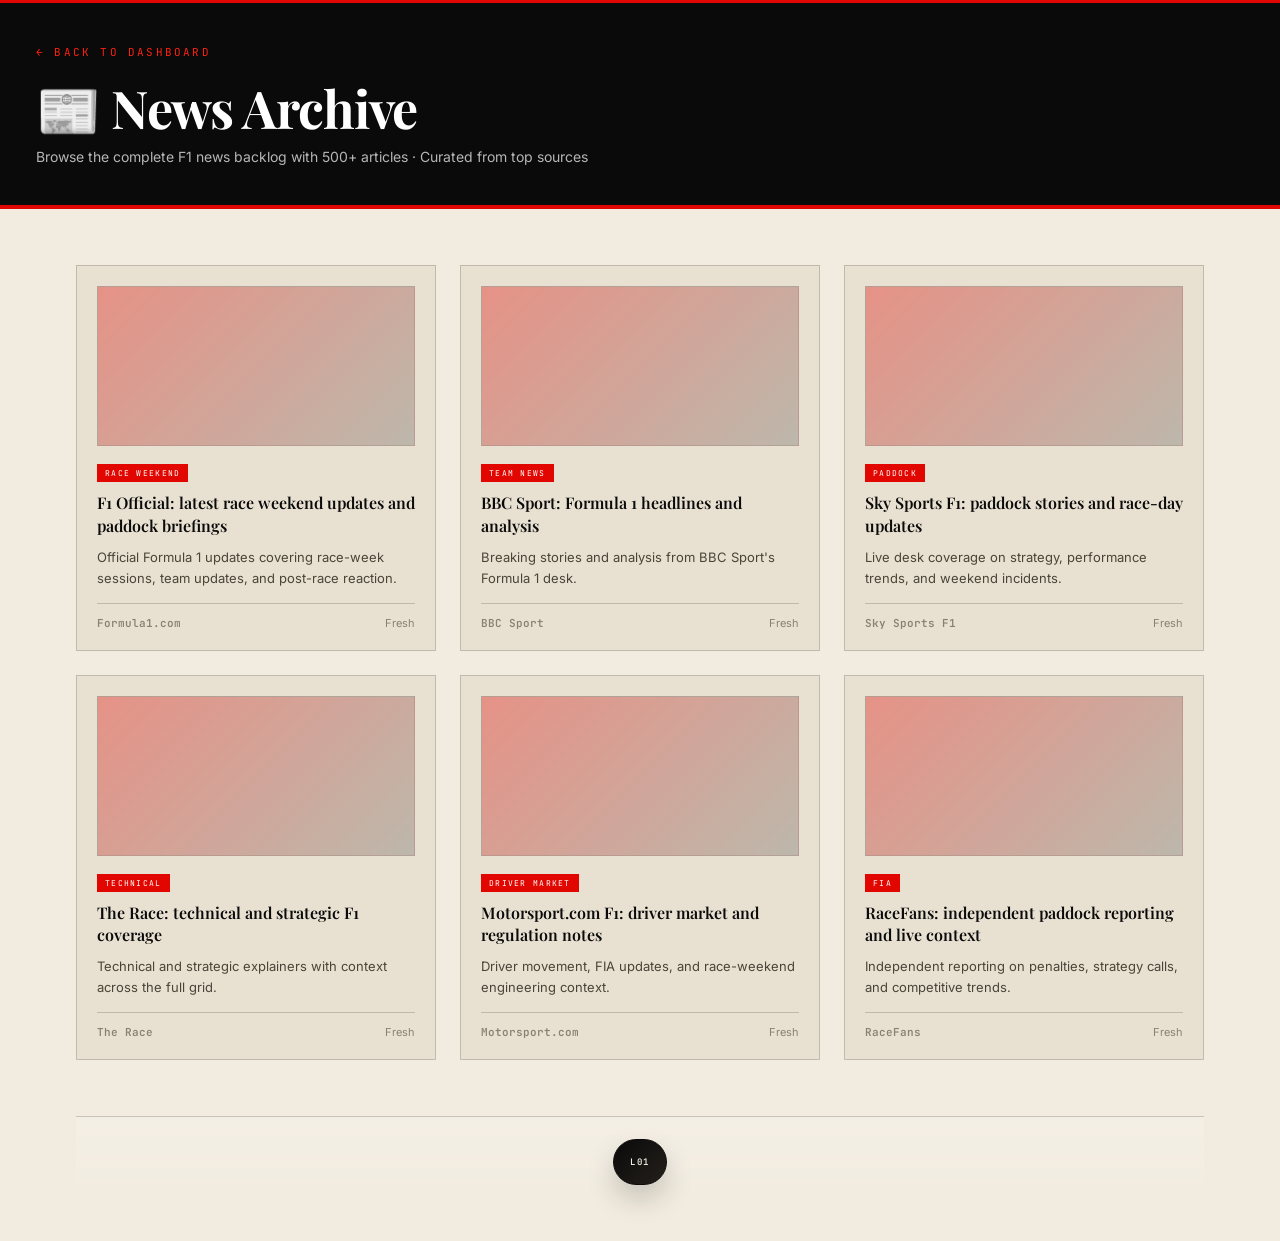
<file: archive.html>
<!DOCTYPE html>
<html lang="en">
<head>
  <meta charset="UTF-8">
  <meta name="viewport" content="width=device-width, initial-scale=1.0">
  <title>The Pit Wall · News Archive · Full 500 Articles</title>
  <meta name="description" content="Complete F1 news archive with 500+ articles and Google-style pagination." />
  <meta name="theme-color" content="#0a0a0a" />
  <link rel="preconnect" href="https://fonts.googleapis.com">
  <link rel="preconnect" href="https://fonts.gstatic.com" crossorigin>
  <link href="https://fonts.googleapis.com/css2?family=Playfair+Display:ital,wght@0,400;0,500;0,700;0,800;1,400;1,700&family=Inter:wght@300;400;500;600;700&family=JetBrains+Mono:wght@300;400;500;600;700&display=swap" rel="stylesheet">
  <style>
    :root {
      --carbon: #0a0a0a;
      --carbon-2: #131313;
      --carbon-3: #1d1d1d;
      --paper: #f2ece0;
      --paper-2: #e8e1d2;
      --paper-3: #d8d0bf;
      --ink: #0a0a0a;
      --ink-2: #4a4438;
      --ink-3: #8a8172;
      --racing: #e10600;
      --racing-hot: #ff2010;
      --rule: rgba(10,10,10,0.18);
      --gold: #d4a017;
    }

    *, *::before, *::after { box-sizing: border-box; margin: 0; padding: 0; }
    html { scroll-behavior: smooth; }
    body {
      background: var(--paper);
      color: var(--ink);
      font-family: 'Inter', sans-serif;
      font-weight: 400;
      min-height: 100vh;
      -webkit-font-smoothing: antialiased;
    }

    /* YouTube loading bar */
    .loading-bar {
      position: fixed;
      top: 0;
      left: 0;
      height: 3px;
      background: var(--racing);
      z-index: 10000;
      animation: loadingBarAnimation 3.5s ease-out forwards;
    }

    @keyframes loadingBarAnimation {
      0% { width: 0%; }
      40% { width: 60%; }
      100% { width: 100%; }
    }

    .header {
      background: var(--carbon);
      color: #fff;
      padding: 40px 36px;
      border-bottom: 4px solid var(--racing);
      animation: fadeInHeader 0.8s ease-out both;
    }

    @keyframes fadeInHeader {
      from { opacity: 0; transform: translateY(-10px); }
      to { opacity: 1; transform: translateY(0); }
    }

    .header-back {
      display: inline-block;
      margin-bottom: 20px;
      font-family: 'JetBrains Mono', monospace;
      font-size: 11px;
      letter-spacing: 0.2em;
      text-transform: uppercase;
      color: var(--racing-hot);
      text-decoration: none;
      transition: color 0.2s ease;
    }

    .header-back:hover { color: #fff; }

    .header-title {
      font-family: 'Playfair Display', serif;
      font-size: clamp(32px, 5vw, 52px);
      font-weight: 700;
      line-height: 1.1;
      letter-spacing: -0.02em;
    }

    .header-sub {
      font-size: 14px;
      color: rgba(255,255,255,0.7);
      margin-top: 12px;
    }

    .container {
      max-width: 1200px;
      margin: 0 auto;
      padding: 56px 36px;
    }

    .archive-grid {
      display: grid;
      grid-template-columns: repeat(auto-fill, minmax(320px, 1fr));
      gap: 24px;
      margin-bottom: 56px;
    }

    .archive-card {
      background: var(--paper-2);
      border: 1px solid var(--rule);
      padding: 20px;
      transition: all 0.3s ease;
      animation: slideInCard 0.5s ease-out both;
      display: block;
      color: inherit;
      text-decoration: none;
      cursor: pointer;
      position: relative;
    }

    @keyframes slideInCard {
      from { opacity: 0; transform: translateY(10px); }
      to { opacity: 1; transform: translateY(0); }
    }

    .archive-card:hover {
      transform: translateY(-4px);
      box-shadow: 0 8px 24px rgba(10,10,10,0.12);
    }

    .archive-card:focus-visible {
      outline: 2px solid var(--racing);
      outline-offset: 4px;
    }

    .archive-thumb {
      width: 100%;
      height: 160px;
      background: linear-gradient(135deg, rgba(225,6,0,0.2), rgba(10,10,10,0.1));
      border: 1px solid var(--rule);
      margin-bottom: 14px;
      overflow: hidden;
    }

    .archive-thumb img {
      width: 100%;
      height: 100%;
      object-fit: cover;
      display: block;
    }

    .archive-category {
      display: inline-block;
      font-family: 'JetBrains Mono', monospace;
      font-size: 8px;
      letter-spacing: 0.16em;
      text-transform: uppercase;
      background: var(--racing);
      color: #fff;
      padding: 4px 8px;
      margin-bottom: 10px;
    }

    .archive-title {
      font-family: 'Playfair Display', serif;
      font-size: 16px;
      font-weight: 600;
      line-height: 1.4;
      color: var(--ink);
      margin-bottom: 10px;
    }

    .archive-summary {
      font-size: 13px;
      line-height: 1.6;
      color: var(--ink-2);
      margin-bottom: 14px;
      max-height: calc(1.6em * 2);
      overflow: hidden;
    }

    .archive-meta {
      display: flex;
      justify-content: space-between;
      align-items: center;
      font-size: 11px;
      color: var(--ink-3);
      border-top: 1px solid var(--rule);
      padding-top: 12px;
    }

    .archive-source {
      font-family: 'JetBrains Mono', monospace;
      font-weight: 600;
    }

    .archive-link {
      color: var(--racing);
      text-decoration: none;
      border-bottom: 1px dashed currentColor;
      transition: color 0.2s ease;
    }

    .archive-link:hover { color: var(--racing-hot); }

    .pagination {
      display: flex;
      justify-content: center;
      align-items: center;
      gap: 10px;
      flex-wrap: wrap;
      margin-top: 56px;
      padding: 22px 18px 0;
      border-top: 1px solid var(--rule);
      background: linear-gradient(180deg, rgba(255,255,255,0.18), rgba(255,255,255,0.04));
      animation: fadeIn 0.6s ease-out both 0.3s;
    }

    @keyframes fadeIn {
      from { opacity: 0; }
      to { opacity: 1; }
    }

    .page-chip {
      display: inline-flex;
      align-items: center;
      justify-content: center;
      min-width: 46px;
      height: 46px;
      padding: 0 16px;
      font-family: 'JetBrains Mono', monospace;
      font-size: 9px;
      font-weight: 600;
      letter-spacing: 0.2em;
      text-transform: uppercase;
      border: 1px solid rgba(10,10,10,0.16);
      background: linear-gradient(180deg, rgba(255,255,255,0.86), rgba(242,236,224,0.95));
      color: var(--ink);
      cursor: pointer;
      text-decoration: none;
      border-radius: 999px;
      box-shadow: 0 8px 18px rgba(10,10,10,0.08);
      transition: transform 0.2s ease, background 0.2s ease, color 0.2s ease, border-color 0.2s ease, box-shadow 0.2s ease;
    }

    .page-chip:hover:not(.active) {
      transform: translateY(-1px);
      border-color: var(--racing);
      color: var(--racing);
      box-shadow: 0 12px 24px rgba(10,10,10,0.12);
    }

    .page-chip.active {
      background: linear-gradient(135deg, var(--ink), #24201b);
      color: var(--paper);
      border-color: var(--ink);
      box-shadow: 0 14px 28px rgba(10,10,10,0.18);
    }

    .page-chip.nav {
      background: linear-gradient(180deg, rgba(10,10,10,0.94), rgba(10,10,10,0.82));
      color: var(--paper);
      border-color: var(--ink);
      padding-inline: 18px;
      letter-spacing: 0.16em;
    }

    .page-chip.nav:hover {
      background: var(--racing);
      color: #fff;
      border-color: var(--racing);
    }

    .page-gap {
      color: var(--ink-3);
      font-family: 'JetBrains Mono', monospace;
      font-size: 12px;
      letter-spacing: 0.2em;
      padding: 0 2px;
    }

    .empty-state {
      text-align: center;
      padding: 80px 36px;
      background: linear-gradient(135deg, rgba(225,6,0,0.05), rgba(10,10,10,0.02));
      border: 2px dashed var(--rule);
      margin: 40px 0;
    }

    .empty-state-icon {
      font-size: 48px;
      margin-bottom: 16px;
    }

    .empty-state-title {
      font-family: 'Playfair Display', serif;
      font-size: 24px;
      color: var(--ink);
      margin-bottom: 8px;
    }

    .empty-state-text {
      color: var(--ink-2);
      font-size: 14px;
    }

    @media (max-width: 768px) {
      .container { padding: 32px 20px; }
      .header { padding: 28px 20px; }
      .archive-grid { grid-template-columns: 1fr; }
      .pagination { flex-wrap: wrap; }
    }
  </style>
</head>
<body>

<div class="loading-bar"></div>

<header class="header">
  <a href="index.html" class="header-back">← Back to Dashboard</a>
  <h1 class="header-title">📰 News Archive</h1>
  <p class="header-sub">Browse the complete F1 news backlog with 500+ articles · Curated from top sources</p>
</header>

<section class="container">
  <div class="archive-grid" id="archiveGrid">
    <!-- Populated by JavaScript -->
  </div>

  <div id="emptyState" style="display:none;" class="empty-state">
    <div class="empty-state-icon">📡</div>
    <h2 class="empty-state-title">Loading news archive...</h2>
    <p class="empty-state-text">Fetching articles from the latest feeds. Please check back in a moment.</p>
  </div>

  <nav class="pagination" id="pagination"></nav>
</section>

<script src="https://js.puter.com/v2/"></script>
<script>
const ARCHIVE_CACHE_KEY = 'pw-news-archive-cache';
const SHARED_CACHE_KEYS = ['pw-news-cache', 'pw-news-page-cache'];
const ARTICLES_PER_PAGE = 12;
const PROXY_URL = 'https://f1-news-worker.sar-brawlstars.workers.dev/?v=2';

const FALLBACK_ARCHIVE_ARTICLES = [
  {
    url: 'https://www.formula1.com/en/latest',
    title: 'F1 Official: latest race weekend updates and paddock briefings',
    summary: 'Official Formula 1 updates covering race-week sessions, team updates, and post-race reaction.',
    source: 'Formula1.com',
    category: 'Race Weekend',
    publishedAt: '',
    image: ''
  },
  {
    url: 'https://www.bbc.com/sport/formula1',
    title: 'BBC Sport: Formula 1 headlines and analysis',
    summary: 'Breaking stories and analysis from BBC Sport\'s Formula 1 desk.',
    source: 'BBC Sport',
    category: 'Team News',
    publishedAt: '',
    image: ''
  },
  {
    url: 'https://www.skysports.com/f1/news',
    title: 'Sky Sports F1: paddock stories and race-day updates',
    summary: 'Live desk coverage on strategy, performance trends, and weekend incidents.',
    source: 'Sky Sports F1',
    category: 'Paddock',
    publishedAt: '',
    image: ''
  },
  {
    url: 'https://www.the-race.com/formula-1/',
    title: 'The Race: technical and strategic F1 coverage',
    summary: 'Technical and strategic explainers with context across the full grid.',
    source: 'The Race',
    category: 'Technical',
    publishedAt: '',
    image: ''
  },
  {
    url: 'https://www.motorsport.com/f1/news/',
    title: 'Motorsport.com F1: driver market and regulation notes',
    summary: 'Driver movement, FIA updates, and race-weekend engineering context.',
    source: 'Motorsport.com',
    category: 'Driver Market',
    publishedAt: '',
    image: ''
  },
  {
    url: 'https://www.racefans.net/',
    title: 'RaceFans: independent paddock reporting and live context',
    summary: 'Independent reporting on penalties, strategy calls, and competitive trends.',
    source: 'RaceFans',
    category: 'FIA',
    publishedAt: '',
    image: ''
  }
];

function decodeHtmlEntities(text) {
  const textarea = document.createElement('textarea');
  textarea.innerHTML = text;
  return textarea.value;
}

function escapeHtml(value) {
  return String(value || '')
    .replace(/&/g, '&amp;')
    .replace(/</g, '&lt;')
    .replace(/>/g, '&gt;')
    .replace(/"/g, '&quot;')
    .replace(/'/g, '&#39;');
}

function normalizeArticle(raw, idx) {
  return {
    id: raw.id || `${raw.url || raw.link || '#'}|${raw.title || ''}|${idx}`,
    url: raw.url || raw.link || '#',
    title: decodeHtmlEntities(raw.title || raw.headline || ''),
    summary: decodeHtmlEntities(raw.summary || raw.description || ''),
    source: raw.source || 'F1 News',
    category: raw.category || 'Paddock',
    publishedAt: raw.publishedAt || raw.pubDate || '',
    image: raw.image || raw.thumbnail || ''
  };
}

function timeAgo(publishedAt) {
  if (!publishedAt) return 'Fresh';
  const published = new Date(publishedAt);
  if (Number.isNaN(published.getTime())) return 'Fresh';
  const minutes = Math.max(0, Math.round((Date.now() - published.getTime()) / 60000));
  if (minutes < 60) return `${minutes}m ago`;
  const hours = Math.round(minutes / 60);
  if (hours < 24) return `${hours}h ago`;
  const days = Math.round(hours / 24);
  return `${days}d ago`;
}

function extractPuterText(result) {
  if (typeof result === 'string') return result;
  if (!result || typeof result !== 'object') return '';
  return result.text || result.content || result.message || result.response || '';
}

async function rankWithPuter(items) {
  if (!window.puter || !window.puter.ai || typeof window.puter.ai.chat !== 'function') return null;

  const compact = items.slice(0, 60).map((item) => ({
    title: item.title,
    source: item.source,
    category: item.category,
    summary: item.summary,
    publishedAt: item.publishedAt,
    url: item.url
  }));

  const prompt = [
    'Rank these Formula 1 stories from most useful for a fan dashboard to least useful.',
    'Return only a JSON array of story URLs in ranked order.',
    'Prioritize official updates, race-weekend relevance, and high-quality reporting.',
    JSON.stringify(compact)
  ].join('\n\n');

  try {
    const result = await window.puter.ai.chat(prompt);
    const text = extractPuterText(result);
    const match = text.match(/\[[\s\S]*\]/);
    if (!match) return null;
    const parsed = JSON.parse(match[0]);
    if (!Array.isArray(parsed)) return null;
    return parsed.map(String).filter(Boolean);
  } catch {
    return null;
  }
}

function scoreByUrlOrder(items, orderedUrls) {
  if (!Array.isArray(orderedUrls) || !orderedUrls.length) return items;
  const lookup = new Map(orderedUrls.map((url, index) => [url, index]));
  return [...items]
    .sort((a, b) => {
      const aRank = lookup.has(a.url) ? lookup.get(a.url) : Number.MAX_SAFE_INTEGER;
      const bRank = lookup.has(b.url) ? lookup.get(b.url) : Number.MAX_SAFE_INTEGER;
      if (aRank !== bRank) return aRank - bRank;
      return (Date.parse(b.publishedAt || '') || 0) - (Date.parse(a.publishedAt || '') || 0);
    })
    .filter((item, index, all) => all.findIndex((entry) => entry.url === item.url) === index);
}

function readArchiveCache() {
  try {
    const raw = localStorage.getItem(ARCHIVE_CACHE_KEY);
    if (!raw) return { articles: [] };
    return JSON.parse(raw);
  } catch {
    return { articles: [] };
  }
}

function readSharedCache() {
  return SHARED_CACHE_KEYS.flatMap((key) => {
    try {
      const raw = localStorage.getItem(key);
      if (!raw) return [];
      const parsed = JSON.parse(raw);
      return Array.isArray(parsed?.articles) ? parsed.articles : [];
    } catch {
      return [];
    }
  });
}

function writeArchiveCache(articles) {
  try {
    localStorage.setItem(ARCHIVE_CACHE_KEY, JSON.stringify({
      storedAt: new Date().toISOString(),
      articles: articles.slice(0, 500)
    }));
  } catch {}
}

function fallbackArticles() {
  return FALLBACK_ARCHIVE_ARTICLES.map((article, idx) => normalizeArticle(article, idx));
}

async function fetchArchive() {
  const emptyState = document.getElementById('emptyState');

  try {
    let articles = [];
    let page = 1;
    let hasMore = true;

    while (articles.length < 500 && hasMore && page <= 5) {
      try {
        const response = await fetch(PROXY_URL + `&page=${page}`, { cache: 'no-store' });
        if (!response.ok) break;
        const payload = await response.json();
        const newArticles = (payload.articles || []).map(normalizeArticle).filter((item) => item.title && item.url);
        articles = articles.concat(newArticles);
        hasMore = newArticles.length > 0;
        page += 1;
      } catch {
        hasMore = false;
      }
    }

    if (!articles.length) {
      const cached = readArchiveCache();
      articles = (cached.articles || []).map(normalizeArticle);
    }
    if (!articles.length) {
      articles = readSharedCache().map(normalizeArticle);
    }
    if (!articles.length) {
      articles = fallbackArticles();
    }

    const rankedUrls = await Promise.race([
      rankWithPuter(articles),
      new Promise((resolve) => setTimeout(() => resolve(null), 3000))
    ]);
    if (Array.isArray(rankedUrls) && rankedUrls.length) {
      articles = scoreByUrlOrder(articles, rankedUrls);
    }

    if (articles.length) {
      writeArchiveCache(articles);
      renderArchive(articles);
    } else {
      emptyState.style.display = 'block';
    }
  } catch (error) {
    console.error('Archive fetch failed:', error);
    const cached = readArchiveCache();
    const fallback = (cached.articles || []).map(normalizeArticle);
    if (fallback.length) {
      renderArchive(fallback);
    } else {
      emptyState.style.display = 'block';
    }
  }
}

function renderArchive(articles) {
  const archiveGrid = document.getElementById('archiveGrid');
  const pagination = document.getElementById('pagination');
  const emptyState = document.getElementById('emptyState');

  const requestedPage = parseInt(new URLSearchParams(window.location.search).get('page') || '1', 10);
  const totalPages = Math.max(1, Math.ceil(articles.length / ARTICLES_PER_PAGE));
  const currentPage = Math.min(Math.max(requestedPage, 1), totalPages);
  const startIdx = (currentPage - 1) * ARTICLES_PER_PAGE;
  const endIdx = startIdx + ARTICLES_PER_PAGE;
  const pageArticles = articles.slice(startIdx, endIdx);

  emptyState.style.display = 'none';

  archiveGrid.innerHTML = pageArticles.map((article, idx) => `
    <a class="archive-card" href="${escapeHtml(article.url)}" target="_blank" rel="noopener noreferrer" style="animation-delay: ${idx * 0.05}s;">
      <div class="archive-thumb">
        ${article.image ? `<img src="${escapeHtml(article.image)}" alt="${escapeHtml(article.title)}" loading="lazy">` : '<div style="width:100%;height:100%;background:linear-gradient(135deg,rgba(225,6,0,0.2),rgba(10,10,10,0.1));"></div>'}
      </div>
      <div class="archive-category">${escapeHtml(article.category)}</div>
      <h3 class="archive-title">${escapeHtml(article.title)}</h3>
      <p class="archive-summary">${escapeHtml(article.summary)}</p>
      <div class="archive-meta">
        <span class="archive-source">${escapeHtml(article.source)}</span>
        <span>${timeAgo(article.publishedAt)}</span>
      </div>
    </a>
  `).join('');

  const pageNums = [];
  const maxVisible = 7;

  if (totalPages <= maxVisible) {
    for (let i = 1; i <= totalPages; i++) pageNums.push(i);
  } else {
    pageNums.push(1);
    if (currentPage > 3) pageNums.push('...');
    const start = Math.max(2, currentPage - 1);
    const end = Math.min(totalPages - 1, currentPage + 1);
    for (let i = start; i <= end; i++) pageNums.push(i);
    if (currentPage < totalPages - 2) pageNums.push('...');
    pageNums.push(totalPages);
  }

  pagination.innerHTML = '';

  if (currentPage > 1) {
    const prevBtn = document.createElement('a');
    prevBtn.href = `?page=${currentPage - 1}`;
    prevBtn.className = 'page-chip nav';
    prevBtn.textContent = '← Previous';
    pagination.appendChild(prevBtn);
  }

  pageNums.forEach((num) => {
    if (num === '...') {
      const dots = document.createElement('span');
      dots.className = 'page-gap';
      dots.textContent = '···';
      pagination.appendChild(dots);
    } else {
      const btn = document.createElement(num === currentPage ? 'div' : 'a');
      btn.className = num === currentPage ? 'page-chip active' : 'page-chip';
      if (num !== currentPage) {
        btn.href = `?page=${num}`;
        btn.setAttribute('aria-label', `Open page ${num}`);
      } else {
        btn.setAttribute('aria-current', 'page');
      }
      btn.textContent = `L${String(num).padStart(2, '0')}`;
      pagination.appendChild(btn);
    }
  });

  if (currentPage < totalPages) {
    const nextBtn = document.createElement('a');
    nextBtn.href = `?page=${currentPage + 1}`;
    nextBtn.className = 'page-chip nav';
    nextBtn.textContent = 'Next →';
    pagination.appendChild(nextBtn);
  }
}

fetchArchive();
</script>

</body>
</html>
</file>
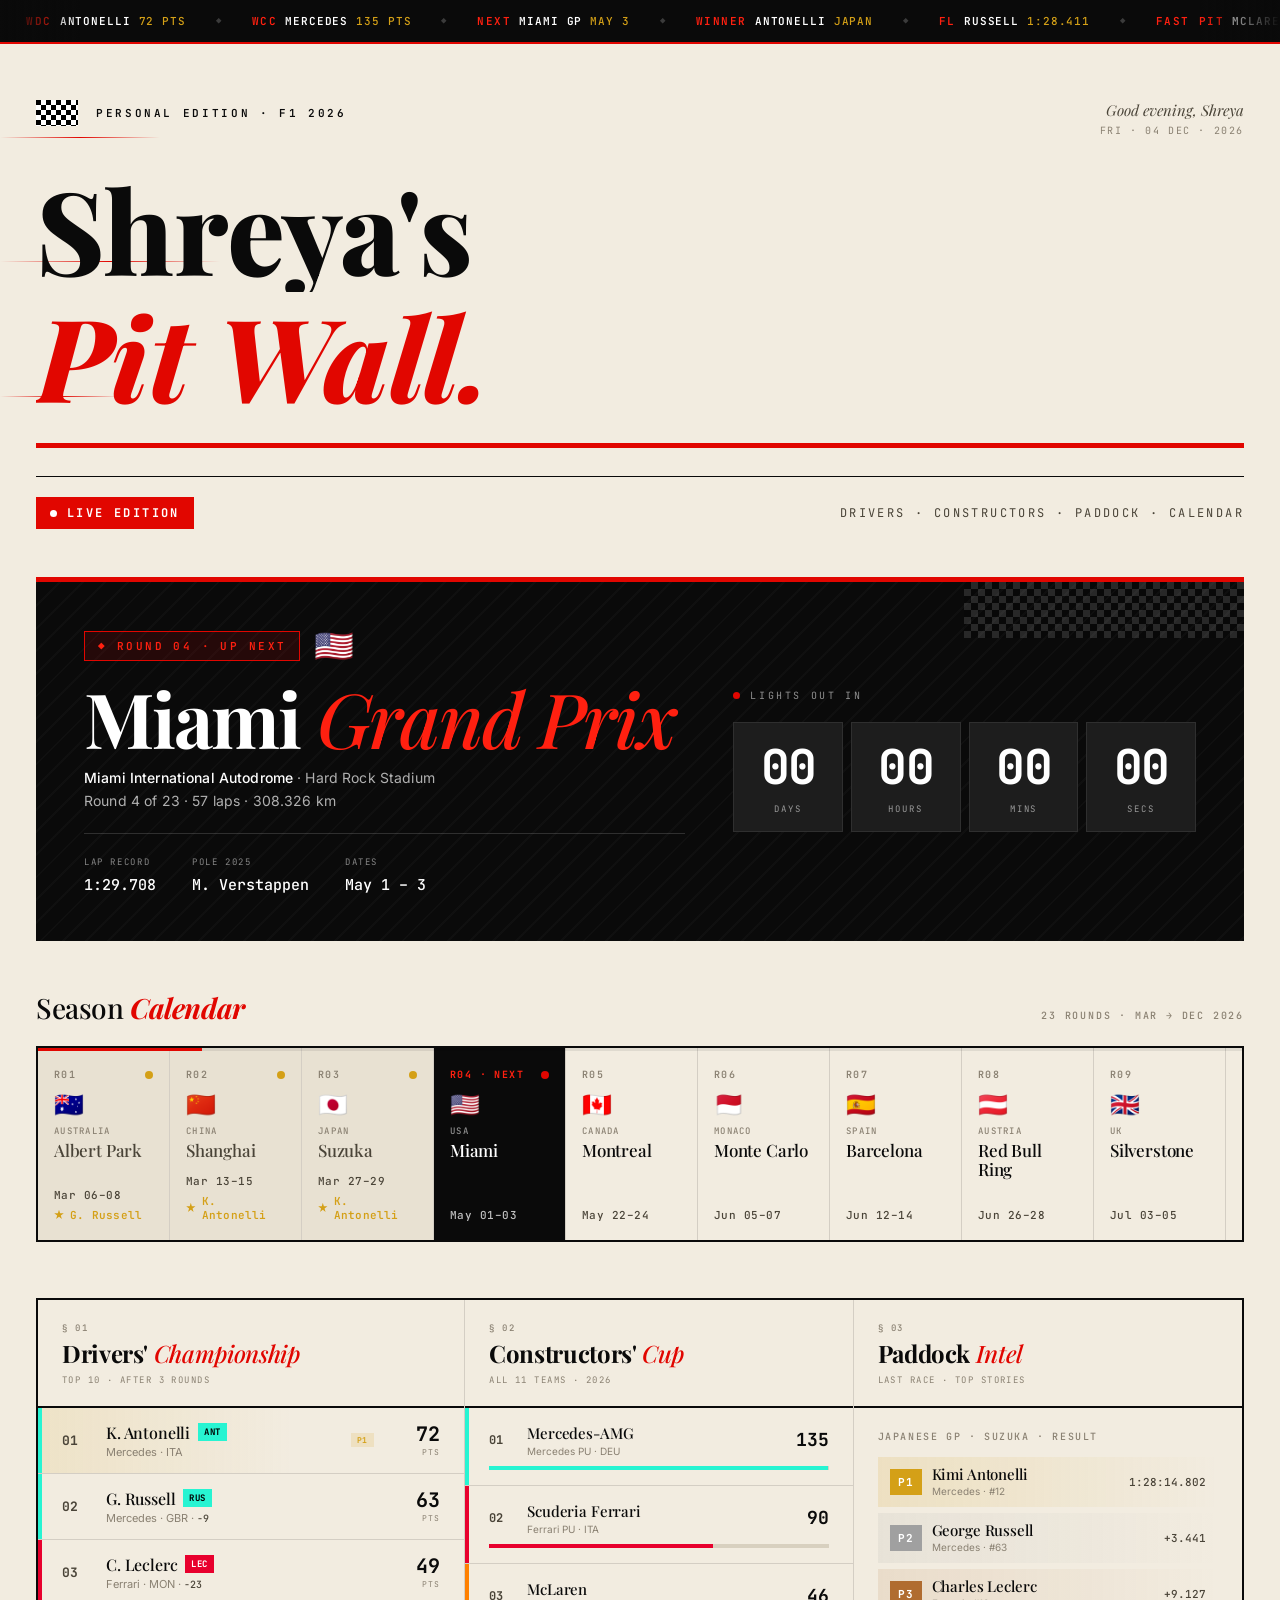
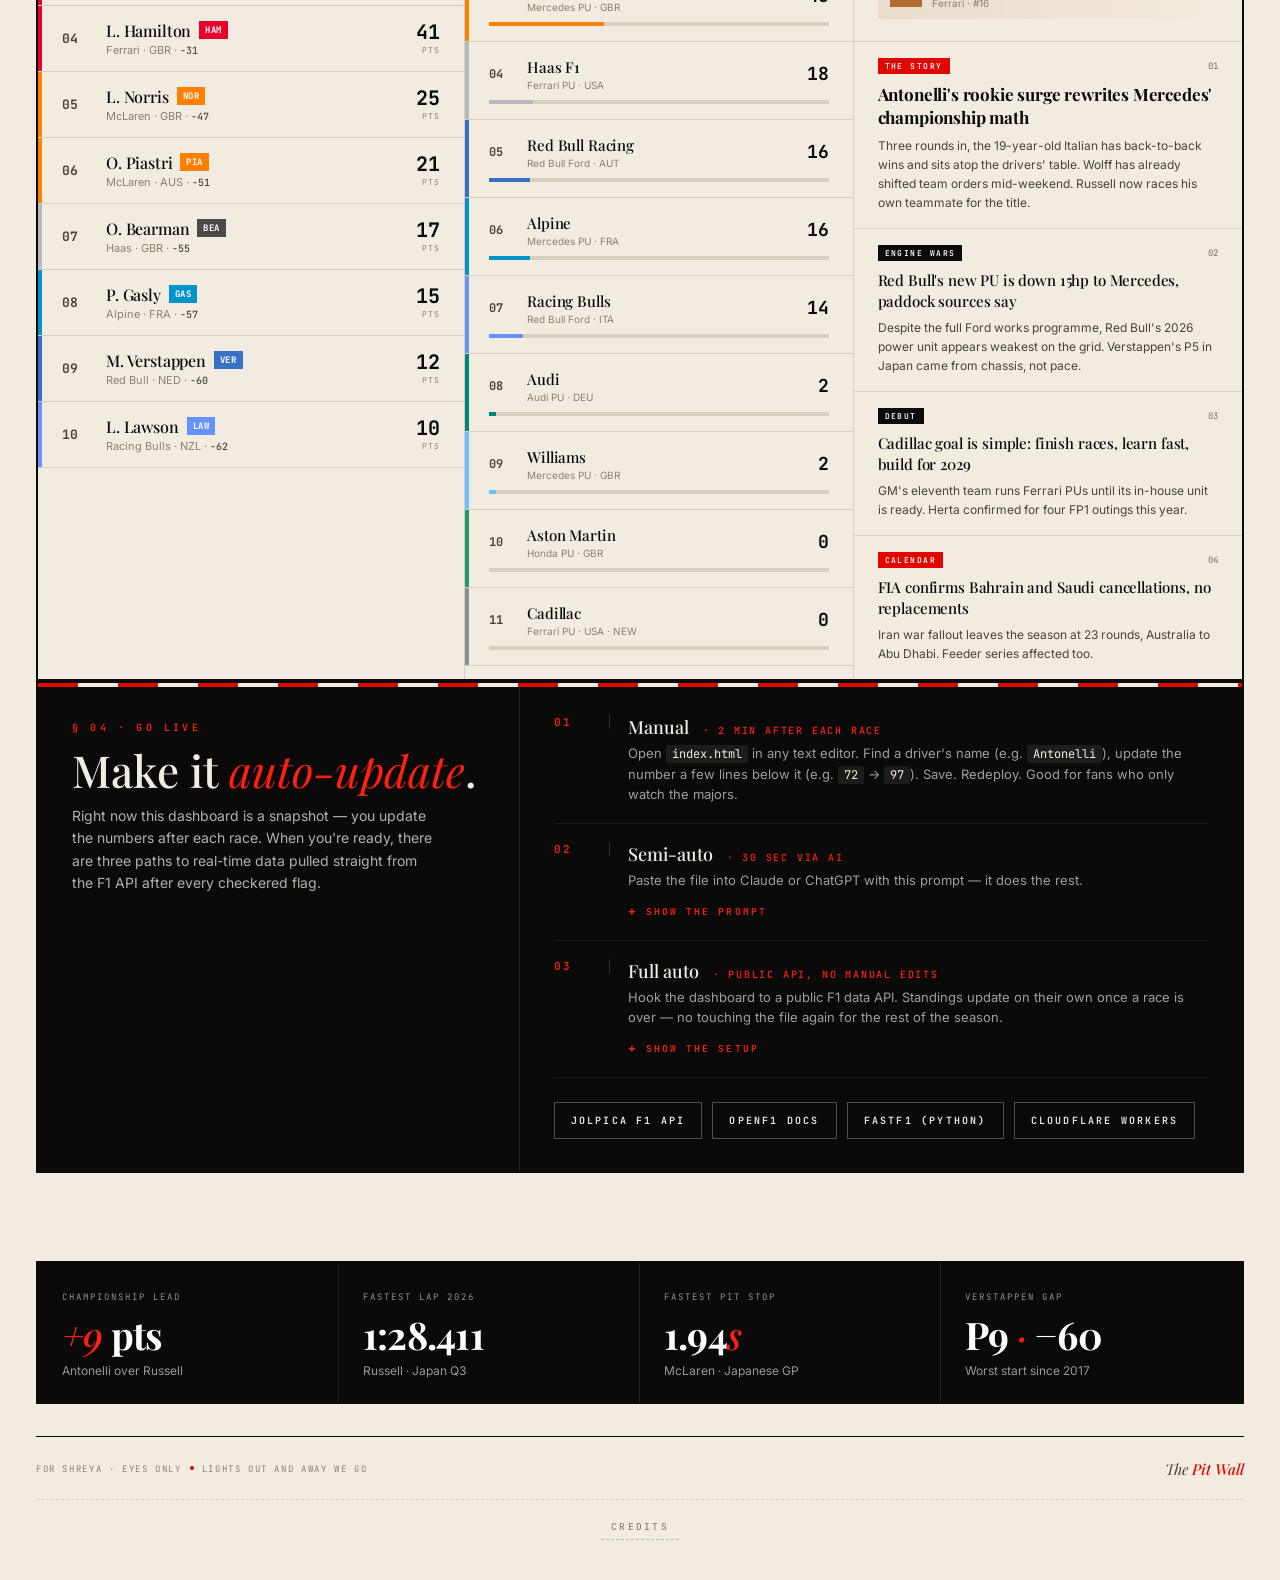
<file: index-original.html>
<!DOCTYPE html>
<html lang="en">
<head>
<meta charset="UTF-8">
<meta name="viewport" content="width=device-width, initial-scale=1.0">
<title>Shreya's Pit Wall · Your Personal F1 2026 Dashboard</title>

<!-- ================================================================
     SEO + ATTRIBUTION PACKAGE · Built by Anirudh Goel
     DO NOT MODIFY · these tags make the dashboard discoverable and
     credit the template author. Replace "Shreya" with your name
     everywhere EXCEPT inside this block.
     ================================================================ -->
<meta name="description" content="A broadcaster-quality personal F1 2026 dashboard — live countdown to the next Grand Prix, real-time-ish standings for drivers and constructors, the full 23-round calendar, podium results and paddock intel. One HTML file. No backend. Yours forever." />
<meta name="author" content="Anirudh Goel" />
<meta name="keywords" content="F1 2026 dashboard, personal F1 dashboard, Formula 1 live dashboard, F1 countdown, F1 standings tracker, Anirudh Goel, anirudh.nocode" />
<meta name="robots" content="index, follow, max-image-preview:large" />
<meta name="theme-color" content="#0a0a0a" />
<link rel="author" href="https://anirudhgoel.xyz/" />
<link rel="canonical" href="https://anirudhgoel.xyz/pit-wall" />

<!-- Open Graph -->
<meta property="og:type" content="website" />
<meta property="og:title" content="The Pit Wall · Your Personal F1 2026 Dashboard" />
<meta property="og:description" content="Live countdown, standings, calendar, podium, paddock intel. A broadcaster-quality F1 dashboard, made personal. Built by Anirudh Goel for every F1 fan." />
<meta property="og:site_name" content="The Pit Wall" />
<meta property="og:image" content="https://anirudhgoel.xyz/og/pit-wall.png" />
<meta property="og:image:width" content="1200" />
<meta property="og:image:height" content="630" />
<meta property="og:image:alt" content="The Pit Wall — a personal F1 2026 dashboard. Lights out and away we go." />
<meta property="og:locale" content="en_IN" />

<!-- Twitter -->
<meta name="twitter:card" content="summary_large_image" />
<meta name="twitter:title" content="The Pit Wall · Your Personal F1 2026 Dashboard" />
<meta name="twitter:description" content="Live countdown, standings, calendar, podium, paddock intel. Built by Anirudh Goel." />
<meta name="twitter:image" content="https://anirudhgoel.xyz/og/pit-wall.png" />
<meta name="twitter:creator" content="@anirudh_goel" />

<!-- Structured data — WebApplication + Person -->
<script type="application/ld+json">
{
  "@context": "https://schema.org",
  "@graph": [
    {
      "@type": "WebApplication",
      "@id": "https://anirudhgoel.xyz/pit-wall#app",
      "name": "The Pit Wall",
      "alternateName": "Personal F1 2026 Dashboard",
      "description": "A personal, single-file F1 2026 dashboard — countdown, standings, calendar, podium, paddock intel. Editorial magazine design. One HTML file, no backend.",
      "url": "https://anirudhgoel.xyz/pit-wall",
      "applicationCategory": "SportsApplication",
      "applicationSubCategory": "Formula 1 Dashboard",
      "operatingSystem": "Web (any modern browser)",
      "inLanguage": "en",
      "creator": { "@id": "https://anirudhgoel.xyz/#person" },
      "author":  { "@id": "https://anirudhgoel.xyz/#person" },
      "offers": {
        "@type": "Offer",
        "price": "0",
        "priceCurrency": "INR",
        "availability": "https://schema.org/InStock"
      }
    },
    {
      "@type": "Person",
      "@id": "https://anirudhgoel.xyz/#person",
      "name": "Anirudh Goel",
      "alternateName": "anirudh.nocode",
      "url": "https://anirudhgoel.xyz/",
      "sameAs": [
        "https://www.linkedin.com/in/anirudhgoel1/",
        "https://www.instagram.com/anirudh.nocode/"
      ],
      "jobTitle": "Product Designer & No-Code Builder"
    }
  ]
}
</script>
<!-- ================ END ATTRIBUTION PACKAGE ====================== -->

<link rel="preconnect" href="https://fonts.googleapis.com">
<link rel="preconnect" href="https://fonts.gstatic.com" crossorigin>
<link href="https://fonts.googleapis.com/css2?family=Playfair+Display:ital,wght@0,400;0,500;0,700;0,800;1,400;1,700&family=Inter:wght@300;400;500;600;700&family=JetBrains+Mono:wght@300;400;500;600;700&display=swap" rel="stylesheet">
<style>
*,*::before,*::after { box-sizing:border-box; margin:0; padding:0; }

:root {
  --carbon:     #0a0a0a;
  --carbon-2:   #131313;
  --carbon-3:   #1d1d1d;
  --paper:      #f2ece0;
  --paper-2:    #e8e1d2;
  --paper-3:    #d8d0bf;
  --ink:        #0a0a0a;
  --ink-2:      #4a4438;
  --ink-3:      #8a8172;

  --racing:     #e10600;
  --racing-hot: #ff2010;
  --racing-deep:#b30400;
  --gold:       #d4a017;

  --mercedes:   #27F4D2;
  --ferrari:    #E8002D;
  --mclaren:    #FF8000;
  --redbull:    #3671C6;
  --williams:   #64C4FF;
  --haas:       #B6BABD;
  --alpine:     #0093CC;
  --audi:       #00877C;
  --racingbulls:#6692FF;
  --aston:      #229971;
  --cadillac:   #8A9099;

  --rule-light: #d4cec4;
}

@keyframes maskRevealUp {
  0%   { clip-path: inset(100% 0 0 0); transform: translateY(20px); }
  100% { clip-path: inset(0 0 0 0); transform: translateY(0); }
}
@keyframes maskRevealRight {
  0%   { clip-path: inset(0 100% 0 0); }
  100% { clip-path: inset(0 0 0 0); }
}
@keyframes fadeSlow { from { opacity:0; } to { opacity:1; } }
@keyframes fadeUpSlow {
  from { opacity:0; transform:translateY(18px); }
  to   { opacity:1; transform:translateY(0); }
}
@keyframes underlineDraw {
  0%   { transform: scaleX(0); transform-origin: left; }
  100% { transform: scaleX(1); transform-origin: left; }
}
@keyframes ticker {
  0%   { transform:translateX(0); }
  100% { transform:translateX(-50%); }
}
@keyframes pulseDot {
  0%,100% { opacity:0.5; transform:scale(1); }
  50%     { opacity:1; transform:scale(1.2); }
}
@keyframes blink {
  0%,100% { opacity:1; }
  50%     { opacity:0.25; }
}
@keyframes flagWave {
  0%,100% { transform:rotate(0); }
  50%     { transform:rotate(5deg); }
}
@keyframes speedLineSlow {
  0%   { transform:translateX(-200px); opacity:0; }
  20%  { opacity:0.5; }
  100% { transform:translateX(calc(100vw + 200px)); opacity:0; }
}
@keyframes barGrowSlow {
  0%   { transform:scaleX(0); transform-origin:left; }
  100% { transform:scaleX(1); }
}
@keyframes rowSlide {
  from { opacity:0; transform:translateX(-24px); }
  to   { opacity:1; transform:translateX(0); }
}
@keyframes numCountUp {
  from { opacity:0; transform:translateY(14px); }
  to   { opacity:1; transform:translateY(0); }
}
@keyframes checkerFadeIn {
  from { opacity:0; transform:scale(0.8); }
  to   { opacity:1; transform:scale(1); }
}

html { scroll-behavior:smooth; }
body {
  background: var(--paper);
  color: var(--ink);
  font-family:'Inter', sans-serif;
  font-weight:400;
  min-height:100vh;
  -webkit-font-smoothing:antialiased;
  overflow-x:hidden;
}

.ticker-wrap {
  background: var(--carbon);
  height: 44px;
  overflow: hidden;
  display: flex;
  align-items: center;
  border-bottom: 2px solid var(--racing);
  position: relative;
  animation: fadeSlow 0.9s ease both;
}
.ticker-wrap::before, .ticker-wrap::after {
  content:''; position:absolute; top:0; bottom:0; width:80px; z-index:2; pointer-events:none;
}
.ticker-wrap::before { left:0; background:linear-gradient(90deg, var(--carbon), transparent); }
.ticker-wrap::after { right:0; background:linear-gradient(270deg, var(--carbon), transparent); }
.ticker-track {
  display: flex;
  white-space: nowrap;
  animation: ticker 48s linear infinite;
  will-change: transform;
}
.ticker-track:hover { animation-play-state:paused; }
.tick {
  display:inline-flex; align-items:center; gap:8px;
  padding:0 26px;
  font-family:'JetBrains Mono', monospace;
  font-size:11px;
  font-weight:500;
  letter-spacing:.08em;
  color:rgba(255,255,255,0.55);
  text-transform:uppercase;
}
.tick .sym { color:var(--racing-hot); font-weight:600; letter-spacing:.14em; }
.tick .val { color:#fff; font-weight:600; }
.tick .pts { color:var(--gold); font-weight:500; }
.tick-dot { color:rgba(255,255,255,.2); padding:0 4px; font-size:9px; }

.hero {
  background: var(--paper);
  padding: 56px 36px 32px;
  max-width: 1440px;
  margin: 0 auto;
  position: relative;
  overflow: hidden;
}
.speed-line {
  position: absolute;
  top: 0; left: 0;
  height: 1px;
  background: linear-gradient(90deg, transparent 0%, var(--racing) 50%, transparent 100%);
  animation: speedLineSlow 5.5s ease-out infinite;
  pointer-events: none;
}
.speed-line:nth-child(1) { top: 18%; width: 160px; animation-delay: 1.8s; }
.speed-line:nth-child(2) { top: 42%; width: 220px; animation-delay: 3.2s; }
.speed-line:nth-child(3) { top: 68%; width: 120px; animation-delay: 2.4s; }

.hero-top {
  display: flex;
  justify-content: space-between;
  align-items: flex-start;
  margin-bottom: 28px;
  animation: fadeUpSlow 1s ease both 0.2s;
}
.brand-eyebrow {
  display: inline-flex;
  align-items: center;
  gap: 18px;
  font-family: 'JetBrains Mono', monospace;
  font-size: 11px;
  font-weight: 600;
  letter-spacing: .24em;
  text-transform: uppercase;
  color: var(--ink);
  animation: checkerFadeIn 0.9s cubic-bezier(.2,.8,.2,1) both 0.5s;
}
.checker-flag {
  display: inline-block;
  width: 42px; height: 26px;
  background:
    linear-gradient(45deg, #fff 25%, transparent 25%, transparent 75%, #fff 75%),
    linear-gradient(45deg, #fff 25%, transparent 25%, transparent 75%, #fff 75%);
  background-size: 10px 10px;
  background-position: 0 0, 5px 5px;
  background-color: #000;
  animation: flagWave 3s ease-in-out infinite;
  transform-origin: left center;
  flex-shrink: 0;
}
.brand-right {
  text-align: right;
  animation: fadeUpSlow 1s ease both 0.7s;
}
.greeting {
  font-family:'Playfair Display', serif;
  font-style:italic;
  font-size:15px;
  letter-spacing:0;
  color:var(--ink-2);
  margin-bottom:4px;
}
.dateline {
  font-family: 'JetBrains Mono', monospace;
  font-size: 10px;
  letter-spacing: .16em;
  text-transform: uppercase;
  color: var(--ink-3);
}

.title-wrap {
  position: relative;
  margin-bottom: 28px;
  padding-bottom: 24px;
}
.hero-title {
  font-family: 'Playfair Display', serif;
  font-weight: 800;
  line-height: 0.95;
  letter-spacing: -0.03em;
  color: var(--ink);
}
.hero-title .line1 {
  display: block;
  font-size: clamp(56px, 9vw, 126px);
  line-height: 1.1;
  overflow: hidden;
  padding-bottom: 0.05em;
}
.hero-title .line1 span {
  display: inline-block;
  animation: maskRevealUp 1.1s cubic-bezier(.2,.9,.25,1) both 0.9s;
}
.hero-title .line2 {
  display: block;
  font-size: clamp(56px, 9vw, 126px);
  font-style: italic;
  color: var(--racing);
  line-height: 1.1;
  overflow: hidden;
  margin-top: -0.05em;
  padding-bottom: 0.05em;
}
.hero-title .line2 span {
  display: inline-block;
  animation: maskRevealUp 1.1s cubic-bezier(.2,.9,.25,1) both 1.4s;
}
.title-underline {
  position: absolute;
  left: 0;
  bottom: 0;
  height: 5px;
  width: 100%;
  background: var(--racing);
  transform: scaleX(0);
  transform-origin: left;
  animation: underlineDraw 1.2s cubic-bezier(.3,.9,.3,1) both 2.2s;
}

.hero-sub {
  font-family: 'JetBrains Mono', monospace;
  font-size: 12px;
  letter-spacing: .2em;
  text-transform: uppercase;
  color: var(--ink-2);
  padding-top: 20px;
  border-top: 1px solid var(--ink);
  display: flex;
  justify-content: space-between;
  align-items: center;
  animation: fadeUpSlow 1s ease both 2.8s;
}
.live-badge {
  display: inline-flex;
  align-items: center;
  gap: 10px;
  padding: 8px 14px;
  background: var(--racing);
  color: #fff;
  font-weight: 700;
  letter-spacing: .2em;
  position: relative;
}
.live-badge::before {
  content:'';
  display:inline-block;
  width: 7px; height: 7px;
  background:#fff; border-radius:50%;
  animation: blink 1.6s ease infinite;
}

.race-hero {
  margin: 0 auto;
  max-width: 1440px;
  padding: 0 36px;
  background: var(--paper);
  animation: fadeUpSlow 1.1s ease both 3.2s;
}

.race-block {
  background: var(--carbon);
  color: #fff;
  padding: 44px 48px 46px;
  margin-top: 16px;
  position: relative;
  overflow: hidden;
  border-top: 5px solid var(--racing);
}

.race-block::before {
  content:'';
  position: absolute;
  inset: 0;
  background:
    repeating-linear-gradient(
      135deg,
      rgba(255,255,255,0.022) 0 2px,
      transparent 2px 16px
    );
  pointer-events: none;
  z-index: 0;
}

.race-block::after {
  content:'';
  position: absolute;
  top: 0; right: 0;
  width: 280px; height: 56px;
  background:
    linear-gradient(45deg, #fff 25%, transparent 25%, transparent 75%, #fff 75%),
    linear-gradient(45deg, #fff 25%, transparent 25%, transparent 75%, #fff 75%);
  background-size: 14px 14px;
  background-position: 0 0, 7px 7px;
  background-color: #000;
  opacity: 0.12;
  z-index: 0;
}

.race-grid {
  display: grid;
  grid-template-columns: 1.3fr 1fr;
  gap: 48px;
  position: relative;
  z-index: 1;
}

.race-meta-row {
  display: flex;
  align-items: center;
  gap: 14px;
  margin-bottom: 18px;
}
.race-round {
  font-family: 'JetBrains Mono', monospace;
  font-size: 11px;
  font-weight: 600;
  letter-spacing: .22em;
  text-transform: uppercase;
  color: var(--racing-hot);
  padding: 7px 13px;
  border: 1px solid var(--racing);
  background: rgba(225,6,0,0.12);
}
.race-flag-big {
  font-size: 32px;
  animation: flagWave 2.8s ease-in-out infinite;
}
.race-name {
  font-family: 'Playfair Display', serif;
  font-size: clamp(44px, 6vw, 76px);
  font-weight: 700;
  line-height: 0.92;
  letter-spacing: -0.025em;
  color: #fff;
  margin-bottom: 16px;
}
.race-name em {
  font-style: italic;
  color: var(--racing-hot);
  font-weight: 500;
}
.race-circuit {
  font-family: 'Inter', sans-serif;
  font-size: 14px;
  color: rgba(255,255,255,0.68);
  margin-bottom: 6px;
  letter-spacing: .01em;
}
.race-circuit strong { color:#fff; font-weight:500; }

.race-stats {
  display: flex;
  gap: 36px;
  margin-top: 24px;
  padding-top: 22px;
  border-top: 1px solid rgba(255,255,255,0.15);
}
.race-stat { display:flex; flex-direction:column; }
.race-stat-label {
  font-family: 'JetBrains Mono', monospace;
  font-size: 9px;
  letter-spacing: .18em;
  text-transform: uppercase;
  color: rgba(255,255,255,0.5);
  margin-bottom: 7px;
}
.race-stat-val {
  font-family: 'JetBrains Mono', monospace;
  font-size: 15px;
  font-weight: 500;
  color: #fff;
}

.race-right { display: flex; flex-direction: column; justify-content: center; }
.countdown-label {
  font-family: 'JetBrains Mono', monospace;
  font-size: 10px;
  letter-spacing: .26em;
  text-transform: uppercase;
  color: rgba(255,255,255,0.55);
  margin-bottom: 20px;
  display: flex;
  align-items: center;
  gap: 10px;
}
.countdown-label::before {
  content:''; width:7px; height:7px;
  background: var(--racing); border-radius:50%;
  animation: pulseDot 1.8s ease infinite;
}

.countdown {
  display: grid;
  grid-template-columns: repeat(4, 1fr);
  gap: 8px;
}
.cd-cell {
  background: var(--carbon-3);
  padding: 20px 8px 16px;
  text-align: center;
  border: 1px solid rgba(255,255,255,0.08);
}
.cd-num {
  font-family: 'JetBrains Mono', monospace;
  font-size: clamp(36px, 4.2vw, 48px);
  font-weight: 700;
  color: #fff;
  line-height: 1;
  letter-spacing: -0.03em;
  font-variant-numeric: tabular-nums;
  animation: numCountUp 0.8s ease both 3.8s;
}
.cd-cell:nth-child(2) .cd-num { animation-delay: 3.95s; }
.cd-cell:nth-child(3) .cd-num { animation-delay: 4.1s; }
.cd-cell:nth-child(4) .cd-num { animation-delay: 4.25s; }
.cd-label {
  font-family: 'JetBrains Mono', monospace;
  font-size: 9px;
  letter-spacing: .22em;
  text-transform: uppercase;
  color: rgba(255,255,255,0.55);
  margin-top: 12px;
}

.cal-section {
  max-width: 1440px;
  margin: 0 auto;
  padding: 48px 36px 0;
  animation: fadeUpSlow 1s ease both 3.5s;
}
.cal-head {
  display: flex;
  align-items: baseline;
  justify-content: space-between;
  margin-bottom: 20px;
}
.cal-title {
  font-family: 'Playfair Display', serif;
  font-size: 28px;
  font-weight: 500;
  letter-spacing: -0.015em;
  color: var(--ink);
}
.cal-title em { font-style:italic; color:var(--racing); font-weight:700; }
.cal-meta {
  font-family: 'JetBrains Mono', monospace;
  font-size: 10px;
  letter-spacing: .18em;
  text-transform: uppercase;
  color: var(--ink-3);
  font-weight: 500;
}

.cal-strip-wrap {
  position: relative;
  overflow: hidden;
  border: 2px solid var(--ink);
  background: var(--paper-2);
}

.cal-progress-track {
  position: absolute;
  top: 0; left: 0; right: 0;
  height: 3px;
  background: rgba(0,0,0,0.08);
  z-index: 3;
}
.cal-progress-fill {
  height: 100%;
  background: var(--racing);
  transform: scaleX(0);
  transform-origin: left;
  animation: barGrowSlow 1.6s cubic-bezier(.3,.9,.3,1) both 4.2s;
}

.cal-strip {
  display: grid;
  grid-auto-flow: column;
  grid-auto-columns: minmax(132px, 1fr);
  overflow-x: auto;
  scrollbar-width: thin;
}
.cal-strip::-webkit-scrollbar { height: 4px; }
.cal-strip::-webkit-scrollbar-thumb { background: var(--ink); }

.cal-round {
  padding: 20px 16px 18px;
  border-right: 1px solid var(--rule-light);
  position: relative;
  background: var(--paper);
  transition: background 0.25s, transform 0.25s;
  min-height: 148px;
  display: flex;
  flex-direction: column;
  cursor: default;
}
.cal-round:hover { background: var(--paper-3); }
.cal-round:last-child { border-right: none; }

.cal-round.done { background: var(--paper-2); }
.cal-round.done .cal-flag-name { color: var(--ink-2); }

.cal-round.next { background: var(--carbon); color: #fff; }
.cal-round.next .cal-rnum { color: var(--racing-hot); font-weight:700; }
.cal-round.next .cal-country { color: rgba(255,255,255,0.55); }
.cal-round.next .cal-flag-name { color: #fff; }
.cal-round.next .cal-date { color: rgba(255,255,255,0.75); }

.cal-rnum {
  font-family: 'JetBrains Mono', monospace;
  font-size: 10px;
  letter-spacing: .14em;
  color: var(--ink-3);
  margin-bottom: 12px;
  font-weight: 600;
  display: flex;
  align-items: center;
  justify-content: space-between;
}
.cal-status-dot {
  width: 8px; height: 8px;
  border-radius: 50%;
  background: var(--gold);
  display: inline-block;
}
.cal-round:not(.done):not(.next) .cal-status-dot { display: none; }
.cal-round.next .cal-status-dot {
  background: var(--racing);
  animation: pulseDot 1.6s ease infinite;
}

.cal-flag-emoji { font-size: 24px; line-height: 1; margin-bottom: 8px; }

.cal-country {
  font-family: 'JetBrains Mono', monospace;
  font-size: 9px;
  color: var(--ink-3);
  letter-spacing: .14em;
  text-transform: uppercase;
  margin-bottom: 4px;
  font-weight: 500;
}

.cal-flag-name {
  font-family: 'Playfair Display', serif;
  font-size: 17px;
  font-weight: 500;
  color: var(--ink);
  letter-spacing: -.01em;
  line-height: 1.1;
  margin-bottom: auto;
}

.cal-date {
  font-family: 'JetBrains Mono', monospace;
  font-size: 11px;
  color: var(--ink-2);
  letter-spacing: .04em;
  margin-top: 14px;
  font-weight: 500;
}

.cal-winner {
  font-family: 'JetBrains Mono', monospace;
  font-size: 11px;
  color: var(--gold);
  margin-top: 6px;
  font-weight: 600;
  letter-spacing: .02em;
  display: flex;
  align-items: center;
  gap: 6px;
}
.cal-winner::before {
  content:'';
  display: inline-block;
  width: 10px; height: 10px;
  background: var(--gold);
  clip-path: polygon(50% 0%, 61% 35%, 98% 35%, 68% 57%, 79% 91%, 50% 70%, 21% 91%, 32% 57%, 2% 35%, 39% 35%);
}

.main-section {
  max-width: 1440px;
  margin: 0 auto;
  padding: 56px 36px 0;
}
.main-grid {
  display: grid;
  grid-template-columns: 1.1fr 1fr 1fr;
  border: 2px solid var(--ink);
  background: var(--paper);
}
.col {
  border-right: 1px solid var(--rule-light);
  display: flex;
  flex-direction: column;
}
.col:last-child { border-right: none; }

.col-head {
  padding: 22px 24px 20px;
  border-bottom: 2px solid var(--ink);
  background: var(--paper);
  position: sticky;
  top: 0;
  z-index: 5;
}
.col-num {
  font-family: 'JetBrains Mono', monospace;
  font-size: 9px;
  color: var(--ink-3);
  letter-spacing: .18em;
  margin-bottom: 7px;
  font-weight: 500;
}
.col-name {
  font-family: 'Playfair Display', serif;
  font-size: 24px;
  font-weight: 700;
  letter-spacing: -0.015em;
  color: var(--ink);
  line-height: 1;
}
.col-name em { font-style:italic; color:var(--racing); font-weight:500; }
.col-sub {
  font-family: 'JetBrains Mono', monospace;
  font-size: 9px;
  letter-spacing: .16em;
  text-transform: uppercase;
  color: var(--ink-3);
  margin-top: 9px;
}

.driver-row {
  display: grid;
  grid-template-columns: 32px 1fr auto;
  align-items: center;
  gap: 12px;
  padding: 14px 24px;
  border-bottom: 1px solid var(--rule-light);
  position: relative;
  transition: background 0.2s, transform 0.2s;
  opacity: 0;
  animation: rowSlide 0.6s cubic-bezier(.25,.9,.3,1) both;
}
.driver-row::before {
  content: '';
  position: absolute;
  left: 0; top: 0; bottom: 0;
  width: 4px;
  background: var(--team-color, var(--ink-3));
}
.driver-row:hover { background: var(--paper-2); transform: translateX(3px); }
.driver-row.leader { background: linear-gradient(90deg, rgba(212,160,23,0.12) 0%, transparent 60%); }
.driver-row.leader::after {
  content: 'P1';
  position: absolute;
  right: 90px; top: 50%;
  transform: translateY(-50%);
  font-family: 'JetBrains Mono', monospace;
  font-size: 8px;
  font-weight: 700;
  color: var(--gold);
  letter-spacing: .1em;
  background: rgba(212,160,23,0.15);
  padding: 2px 6px;
}

.driver-pos {
  font-family: 'JetBrains Mono', monospace;
  font-size: 13px;
  font-weight: 700;
  color: var(--ink-2);
  font-variant-numeric: tabular-nums;
}
.driver-info { display:flex; flex-direction:column; }
.driver-line { display: flex; align-items: center; gap: 8px; }
.driver-name {
  font-family: 'Playfair Display', serif;
  font-size: 16px;
  font-weight: 500;
  color: var(--ink);
  letter-spacing: -0.01em;
}
.driver-code {
  font-family: 'JetBrains Mono', monospace;
  font-size: 9px;
  font-weight: 700;
  color: #fff;
  background: var(--team-color, var(--ink-3));
  padding: 3px 6px;
  letter-spacing: .06em;
}
.driver-team {
  font-size: 11px;
  color: var(--ink-3);
  margin-top: 2px;
  font-weight: 400;
}
.driver-team .gap { color:var(--ink-2); font-family:'JetBrains Mono', monospace; font-size:10px; font-weight:500; }
.driver-pts-wrap { text-align:right; }
.driver-pts {
  font-family: 'JetBrains Mono', monospace;
  font-size: 20px;
  font-weight: 700;
  color: var(--ink);
  font-variant-numeric: tabular-nums;
  line-height: 1;
}
.driver-pts-sub {
  font-family: 'JetBrains Mono', monospace;
  font-size: 8px;
  color: var(--ink-3);
  letter-spacing: .12em;
  text-transform: uppercase;
  margin-top: 3px;
}

.con-row {
  padding: 15px 24px;
  border-bottom: 1px solid var(--rule-light);
  position: relative;
  transition: background 0.2s;
  opacity: 0;
  animation: rowSlide 0.6s cubic-bezier(.25,.9,.3,1) both;
}
.con-row:hover { background: var(--paper-2); }
.con-row::before {
  content: '';
  position: absolute;
  left: 0; top: 0; bottom: 0;
  width: 4px;
  background: var(--team-color);
}
.con-top {
  display: grid;
  grid-template-columns: 26px 1fr auto;
  align-items: center;
  gap: 12px;
  margin-bottom: 9px;
}
.con-pos { font-family: 'JetBrains Mono', monospace; font-size: 12px; font-weight: 700; color: var(--ink-2); font-variant-numeric: tabular-nums; }
.con-name { font-family: 'Playfair Display', serif; font-size: 15px; font-weight: 500; color: var(--ink); letter-spacing: -0.01em; }
.con-engine { font-size: 10px; color: var(--ink-3); margin-top: 2px; }
.con-pts { font-family: 'JetBrains Mono', monospace; font-size: 18px; font-weight: 700; color: var(--ink); font-variant-numeric: tabular-nums; }
.con-bar { height: 4px; background: var(--paper-3); margin-top: 6px; position: relative; overflow: hidden; }
.con-bar-fill {
  height: 100%;
  background: var(--team-color);
  transform-origin: left;
  transform: scaleX(0);
  animation: barGrowSlow 1.4s cubic-bezier(.3,.9,.3,1) both;
}

.podium-block { padding: 22px 24px; border-bottom: 1px solid var(--rule-light); }
.podium-head {
  font-family: 'JetBrains Mono', monospace;
  font-size: 10px;
  letter-spacing: .16em;
  text-transform: uppercase;
  color: var(--ink-3);
  margin-bottom: 14px;
  font-weight: 500;
}
.podium-list { display: flex; flex-direction: column; gap: 6px; }
.pod-row {
  display: grid;
  grid-template-columns: 32px 1fr auto;
  align-items: center;
  gap: 10px;
  padding: 10px 12px;
  position: relative;
  transition: transform 0.2s;
}
.pod-row:hover { transform: translateX(3px); }
.pod-row.p1 { background: linear-gradient(90deg, rgba(212,160,23,0.15), transparent); }
.pod-row.p2 { background: linear-gradient(90deg, rgba(160,160,160,0.12), transparent); }
.pod-row.p3 { background: linear-gradient(90deg, rgba(176,108,48,0.12), transparent); }
.pod-badge {
  font-family: 'JetBrains Mono', monospace;
  font-size: 11px;
  font-weight: 700;
  text-align: center;
  padding: 6px 0;
  color: #fff;
  letter-spacing: .04em;
}
.p1 .pod-badge { background: #d4a017; }
.p2 .pod-badge { background: #a0a0a0; }
.p3 .pod-badge { background: #b06c30; }
.pod-driver-name { font-family: 'Playfair Display', serif; font-size: 15px; font-weight: 500; color: var(--ink); letter-spacing: -0.01em; line-height: 1; }
.pod-driver-team { font-size: 10px; color: var(--ink-3); margin-top: 3px; }
.pod-time { font-family: 'JetBrains Mono', monospace; font-size: 11px; color: var(--ink-2); font-weight: 500; }

.news-block { padding: 0; }
.news-item {
  padding: 16px 24px;
  border-bottom: 1px solid var(--rule-light);
  position: relative;
  transition: background 0.2s, padding-left 0.2s;
}
.news-item:last-child { border-bottom: none; }
.news-item::before { content: ''; position: absolute; left: 0; top: 0; bottom: 0; width: 0; background: var(--racing); transition: width 0.25s; }
.news-item:hover { background: var(--paper-2); padding-left: 28px; }
.news-item:hover::before { width: 4px; }

.news-meta { display: flex; align-items: center; justify-content: space-between; margin-bottom: 9px; }
.news-kicker {
  font-family: 'JetBrains Mono', monospace;
  font-size: 8px;
  letter-spacing: .18em;
  text-transform: uppercase;
  padding: 3px 7px;
  background: var(--racing);
  color: #fff;
  font-weight: 600;
}
.news-item.neutral .news-kicker { background: var(--ink); }
.news-num { font-family: 'JetBrains Mono', monospace; font-size: 9px; color: var(--ink-3); font-weight: 500; }
.news-headline { font-family: 'Playfair Display', serif; font-size: 15px; font-weight: 500; line-height: 1.35; color: var(--ink); letter-spacing: -0.01em; margin-bottom: 7px; }
.news-item.lead .news-headline { font-size: 17px; font-weight: 700; }
.news-body { font-size: 12px; line-height: 1.6; color: var(--ink-2); }

.stats-ribbon { max-width: 1440px; margin: 0 auto; padding: 48px 36px 0; }
.stats-grid { display: grid; grid-template-columns: repeat(4, 1fr); border: 2px solid var(--ink); background: var(--carbon); }
.stat {
  padding: 28px 24px 24px;
  border-right: 1px solid rgba(255,255,255,0.1);
  color: #fff;
  position: relative;
  overflow: hidden;
  transition: background 0.3s;
}
.stat:last-child { border-right: none; }
.stat:hover { background: var(--carbon-2); }
.stat::after { content:''; position: absolute; bottom:0; left:0; height:3px; width:0; background: var(--racing); transition: width 0.5s ease; }
.stat:hover::after { width: 100%; }
.stat-label { font-family: 'JetBrains Mono', monospace; font-size: 9px; letter-spacing: .22em; text-transform: uppercase; color: rgba(255,255,255,0.55); margin-bottom: 13px; }
.stat-big { font-family: 'Playfair Display', serif; font-size: clamp(28px, 3vw, 38px); font-weight: 700; color: #fff; line-height: 1; letter-spacing: -0.02em; margin-bottom: 9px; }
.stat-big em { font-style: italic; color: var(--racing-hot); font-weight: 500; }
.stat-sub { font-family: 'Inter', sans-serif; font-size: 12px; color: rgba(255,255,255,0.58); font-weight: 400; }

.footer-wrap { max-width: 1440px; margin: 0 auto; padding: 32px 36px 40px; }
.footer { border-top: 1px solid var(--ink); padding-top: 22px; display: flex; justify-content: space-between; align-items: center; }
.f-note { font-family: 'JetBrains Mono', monospace; font-size: 9px; color: var(--ink-3); letter-spacing: .18em; text-transform: uppercase; }
.f-dot { display: inline-block; width: 4px; height: 4px; background: var(--racing); vertical-align: middle; margin: 0 8px; border-radius: 50%; position: relative; top: -2px; }
.f-brand { font-family: 'Playfair Display', serif; font-size: 15px; font-style: italic; color: var(--ink-2); }
.f-brand em { color: var(--racing); font-weight: 500; }

@media (max-width: 980px) {
  .hero, .race-hero, .cal-section, .main-section, .stats-ribbon, .footer-wrap { padding-left: 20px; padding-right: 20px; }
  .hero { padding-top: 36px; }
  .hero-top { flex-direction: column; gap: 18px; align-items: flex-start; }
  .brand-right { text-align: left; }
  .hero-title .line1, .hero-title .line2 { font-size: clamp(46px, 14vw, 84px); }
  .race-block { padding: 30px 24px 32px; }
  .race-grid { grid-template-columns: 1fr; gap: 32px; }
  .race-name { font-size: clamp(34px, 8vw, 52px); }
  .race-block::after { width: 180px; height: 40px; }
  .main-grid { grid-template-columns: 1fr; }
  .col { border-right: none; border-bottom: 1px solid var(--rule-light); }
  .col:last-child { border-bottom: none; }
  .col-head { position: relative; top: auto; }
  .stats-grid { grid-template-columns: 1fr 1fr; }
  .stat:nth-child(2) { border-right: none; }
  .stat:nth-child(3), .stat:nth-child(4) { border-top: 1px solid rgba(255,255,255,0.1); }
  .stat:nth-child(4) { border-right: none; }
  .driver-row.leader::after { display: none; }
  .hero-sub { flex-direction: column; align-items: flex-start; gap: 14px; }
}
@media (max-width: 540px) {
  .cd-num { font-size: 32px; }
  .countdown { gap: 6px; }
  .cd-cell { padding: 16px 6px 12px; }
  .driver-name { font-size: 14px; }
  .driver-pts { font-size: 17px; }
  .cal-flag-name { font-size: 15px; }
}

/* ================================================================
   FOOTER COLOPHON ROW + COLOPHON MODAL · GO LIVE SECTION
   Template attribution styling. Matches carbon + racing red aesthetic.
   DO NOT MODIFY unless you know what you're doing.
   ================================================================ */

.f-colophon-row {
  max-width: 1440px;
  margin: 20px auto 0;
  padding-top: 14px;
  border-top: 1px dashed var(--rule-light);
  display: flex;
  justify-content: center;
}
.f-colophon-btn {
  background: transparent;
  border: 0;
  color: var(--ink-3);
  font-family: 'JetBrains Mono', monospace;
  font-size: 9.5px;
  font-weight: 500;
  letter-spacing: 0.24em;
  text-transform: uppercase;
  padding: 6px 10px;
  cursor: pointer;
  border-bottom: 1px dashed rgba(10,10,10,0.22);
  transition: color 0.2s ease, border-color 0.2s ease;
}
.f-colophon-btn:hover,
.f-colophon-btn:focus-visible {
  color: var(--racing);
  border-bottom-color: var(--racing);
  outline: none;
}

/* --- Go Live section in the main layout --------------------------- */

.golive-section {
  max-width: 1440px;
  margin: 0 auto;
  padding: 0 36px 40px;
}
.golive-card {
  background: var(--carbon);
  color: var(--paper);
  border: 2px solid var(--ink);
  position: relative;
  overflow: hidden;
  display: grid;
  grid-template-columns: 1fr 1.5fr;
  gap: 0;
}
.golive-stripe {
  position: absolute;
  top: 0; left: 0; right: 0;
  height: 4px;
  background: repeating-linear-gradient(
    90deg,
    var(--racing) 0 40px,
    var(--paper) 40px 80px
  );
}
.golive-left {
  padding: 38px 34px 32px;
  border-right: 1px solid rgba(242,236,224,0.12);
}
.golive-eyebrow {
  font-family: 'JetBrains Mono', monospace;
  font-size: 10px;
  font-weight: 600;
  letter-spacing: 0.32em;
  text-transform: uppercase;
  color: var(--racing-hot);
  margin-bottom: 14px;
}
.golive-title {
  font-family: 'Playfair Display', serif;
  font-size: clamp(32px, 4vw, 44px);
  font-weight: 500;
  line-height: 1.02;
  margin-bottom: 12px;
}
.golive-title em { color: var(--racing-hot); font-style: italic; font-weight: 400; }
.golive-lede {
  font-family: 'Inter', sans-serif;
  font-size: 14px;
  line-height: 1.6;
  color: rgba(242,236,224,0.74);
  max-width: 40ch;
}
.golive-right {
  padding: 32px 34px;
  display: flex;
  flex-direction: column;
  gap: 18px;
}
.golive-step {
  display: grid;
  grid-template-columns: 56px 1fr;
  gap: 18px;
  padding-bottom: 18px;
  border-bottom: 1px solid rgba(242,236,224,0.08);
}
.golive-step:last-child { border-bottom: none; padding-bottom: 0; }
.golive-step-num {
  font-family: 'JetBrains Mono', monospace;
  font-size: 11px;
  font-weight: 600;
  letter-spacing: 0.24em;
  color: var(--racing-hot);
  border-right: 1px solid rgba(242,236,224,0.18);
  padding-right: 14px;
  align-self: start;
}
.golive-step-head {
  font-family: 'Playfair Display', serif;
  font-size: 18px;
  font-weight: 500;
  color: var(--paper);
  margin-bottom: 4px;
}
.golive-step-head em {
  font-family: 'JetBrains Mono', monospace;
  font-size: 10px;
  font-style: normal;
  font-weight: 500;
  letter-spacing: 0.18em;
  text-transform: uppercase;
  color: var(--racing-hot);
  margin-left: 10px;
}
.golive-step-body {
  font-family: 'Inter', sans-serif;
  font-size: 13px;
  line-height: 1.55;
  color: rgba(242,236,224,0.66);
}
.golive-step-body code {
  background: rgba(242,236,224,0.08);
  color: var(--paper);
  padding: 1px 6px;
  border-radius: 2px;
  font-family: 'JetBrains Mono', monospace;
  font-size: 12px;
}
.golive-cta-row {
  display: flex;
  flex-wrap: wrap;
  gap: 10px;
  margin-top: 6px;
}
.golive-cta {
  display: inline-flex;
  align-items: center;
  gap: 8px;
  padding: 11px 16px;
  font-family: 'JetBrains Mono', monospace;
  font-size: 10px;
  font-weight: 600;
  letter-spacing: 0.22em;
  text-transform: uppercase;
  text-decoration: none;
  border-radius: 0;
  transition: background 0.2s ease, color 0.2s ease, border-color 0.2s ease, transform 0.2s ease;
}
.golive-cta-primary {
  background: var(--racing);
  color: var(--paper);
  border: 1px solid var(--racing);
}
.golive-cta-primary:hover {
  background: var(--racing-hot);
  border-color: var(--racing-hot);
  transform: translateY(-1px);
}
.golive-cta-ghost {
  background: transparent;
  color: var(--paper);
  border: 1px solid rgba(242,236,224,0.3);
}
.golive-cta-ghost:hover {
  border-color: var(--paper);
  background: rgba(242,236,224,0.06);
}
@media (max-width: 880px) {
  .golive-card { grid-template-columns: 1fr; }
  .golive-left { border-right: none; border-bottom: 1px solid rgba(242,236,224,0.12); }
  .golive-section { padding: 0 20px 32px; }
}

/* Inline expandable detail blocks · "show the prompt" / "show the setup" */
.golive-details {
  margin-top: 10px;
}
.golive-details summary {
  display: inline-flex;
  align-items: center;
  gap: 6px;
  cursor: pointer;
  list-style: none;
  font-family: 'JetBrains Mono', monospace;
  font-size: 9.5px;
  font-weight: 600;
  letter-spacing: 0.22em;
  text-transform: uppercase;
  color: var(--racing-hot);
  padding: 4px 0;
  transition: color 0.2s ease;
}
.golive-details summary::-webkit-details-marker { display: none; }
.golive-details summary::before {
  content: '+';
  display: inline-block;
  width: 12px;
  font-size: 13px;
  line-height: 1;
}
.golive-details[open] summary::before { content: '−'; }
.golive-details summary:hover { color: var(--paper); }
.golive-detail-p {
  font-family: 'Inter', sans-serif;
  font-size: 12.5px;
  line-height: 1.6;
  color: rgba(242,236,224,0.74);
  margin: 12px 0 8px;
}
.golive-detail-p strong { color: var(--paper); font-weight: 600; }
.golive-detail-p code {
  background: rgba(242,236,224,0.08);
  color: var(--paper);
  padding: 1px 5px;
  border-radius: 2px;
  font-family: 'JetBrains Mono', monospace;
  font-size: 11.5px;
}
.golive-pre {
  margin: 8px 0 4px;
  padding: 14px 16px;
  background: rgba(0,0,0,0.4);
  border-left: 2px solid var(--racing);
  font-family: 'JetBrains Mono', monospace;
  font-size: 11px;
  line-height: 1.55;
  color: rgba(242,236,224,0.88);
  white-space: pre;
  overflow-x: auto;
  letter-spacing: 0.005em;
}
.golive-pre::-webkit-scrollbar { height: 6px; }
.golive-pre::-webkit-scrollbar-thumb { background: rgba(242,236,224,0.18); }

/* --- Colophon modal ---------------------------------------------- */

.colophon-modal {
  position: fixed;
  inset: 0;
  z-index: 9500;
  display: flex;
  align-items: center;
  justify-content: center;
  padding: 24px;
  opacity: 0;
  pointer-events: none;
  transition: opacity 0.28s ease;
}
.colophon-modal.open { opacity: 1; pointer-events: auto; }
.colophon-modal[hidden] { display: none; }
body.colo-open { overflow: hidden; }

.colo-backdrop {
  position: absolute;
  inset: 0;
  background: rgba(10,10,10,0.72);
  backdrop-filter: blur(4px);
  -webkit-backdrop-filter: blur(4px);
}
.colo-card {
  position: relative;
  width: min(620px, 100%);
  max-height: min(88vh, 880px);
  display: flex;
  flex-direction: column;
  background: var(--paper);
  color: var(--ink);
  border: 2px solid var(--ink);
  overflow: hidden;
  transform: translateY(14px) scale(0.985);
  transition: transform 0.32s ease;
}
.colophon-modal.open .colo-card { transform: translateY(0) scale(1); }
.colo-card::before {
  content: '';
  position: absolute;
  top: 0; left: 0; right: 0;
  height: 4px;
  background: repeating-linear-gradient(90deg, var(--carbon) 0 20px, var(--paper-2) 20px 40px);
}
.colo-close {
  position: absolute;
  top: 14px; right: 14px;
  width: 32px; height: 32px;
  display: flex; align-items: center; justify-content: center;
  background: transparent;
  border: 1px solid rgba(10,10,10,0.18);
  color: var(--ink-2);
  font-size: 15px;
  cursor: pointer;
  transition: background 0.2s ease, color 0.2s ease;
  z-index: 3;
}
.colo-close:hover { background: var(--carbon); color: var(--paper); border-color: var(--carbon); }

.colo-scroll { overflow-y: auto; padding: 32px 30px 24px; }
.colo-head { margin-bottom: 12px; }
.colo-eyebrow {
  font-family: 'JetBrains Mono', monospace;
  font-size: 10px;
  font-weight: 600;
  letter-spacing: 0.3em;
  text-transform: uppercase;
  color: var(--racing);
  margin-bottom: 8px;
}
.colo-title {
  font-family: 'Playfair Display', serif;
  font-size: 42px;
  font-weight: 500;
  line-height: 1.02;
  margin-bottom: 8px;
}
.colo-title em { color: var(--racing); font-style: italic; font-weight: 400; }
.colo-sub {
  font-family: 'Playfair Display', serif;
  font-style: italic;
  font-size: 15px;
  color: var(--ink-2);
  line-height: 1.4;
}

.colo-rule {
  height: 0;
  border-top: 1px solid var(--ink);
  margin: 20px 0;
  position: relative;
}
.colo-rule::after {
  content: '◆';
  position: absolute;
  top: -10px; left: 50%;
  transform: translateX(-50%);
  background: var(--paper);
  padding: 0 10px;
  font-size: 10px;
  color: var(--racing);
}

.colo-author-label {
  font-family: 'JetBrains Mono', monospace;
  font-size: 9.5px;
  font-weight: 600;
  letter-spacing: 0.28em;
  text-transform: uppercase;
  color: var(--ink-3);
  margin-bottom: 6px;
}
.colo-author-name {
  font-family: 'Playfair Display', serif;
  font-size: 26px;
  font-weight: 500;
  margin-bottom: 8px;
}
.colo-author-bio {
  font-family: 'Inter', sans-serif;
  font-size: 14px;
  line-height: 1.6;
  color: var(--ink-2);
  margin-bottom: 14px;
  max-width: 54ch;
}
.colo-author-bio em {
  font-family: 'Playfair Display', serif;
  font-style: italic;
  color: var(--racing);
}
.colo-links {
  display: flex;
  flex-wrap: wrap;
  gap: 8px;
}
.colo-btn {
  display: inline-flex;
  align-items: center;
  gap: 6px;
  padding: 8px 14px;
  font-family: 'JetBrains Mono', monospace;
  font-size: 10px;
  font-weight: 600;
  letter-spacing: 0.2em;
  text-transform: uppercase;
  text-decoration: none;
  background: transparent;
  color: var(--ink);
  border: 1px solid var(--ink);
  transition: background 0.2s ease, color 0.2s ease, transform 0.2s ease;
}
.colo-btn:hover {
  background: var(--ink);
  color: var(--paper);
  transform: translateY(-1px);
}
.colo-btn-primary {
  background: var(--racing);
  color: var(--paper);
  border-color: var(--racing);
}
.colo-btn-primary:hover {
  background: var(--racing-hot);
  border-color: var(--racing-hot);
  color: var(--paper);
}
.colo-arr { font-size: 13px; letter-spacing: 0; }

/* Tip section ----------------------------------------------------- */

.colo-tip-head {
  font-family: 'Playfair Display', serif;
  font-size: 22px;
  font-weight: 500;
  line-height: 1.15;
  margin: 6px 0 10px;
}
.colo-tip-head em { color: var(--racing); font-style: italic; font-weight: 400; }
.colo-tip-body {
  font-family: 'Inter', sans-serif;
  font-size: 13.5px;
  line-height: 1.6;
  color: var(--ink-2);
  max-width: 54ch;
  margin-bottom: 16px;
}

.colo-podium {
  display: grid;
  grid-template-columns: repeat(3, 1fr);
  gap: 10px;
  margin-bottom: 16px;
}
.colo-p {
  position: relative;
  border: 1px solid var(--ink);
  padding: 14px 10px 12px;
  text-align: center;
  background: var(--paper-2);
  transition: background 0.2s ease, transform 0.2s ease, border-color 0.2s ease;
}
.colo-p:hover {
  background: var(--paper-3);
  border-color: var(--racing);
  transform: translateY(-1px);
}
.colo-p-pos {
  display: inline-block;
  font-family: 'JetBrains Mono', monospace;
  font-size: 9.5px;
  font-weight: 700;
  letter-spacing: 0.22em;
  padding: 3px 8px;
  border: 1px solid var(--ink);
  margin-bottom: 8px;
  color: var(--ink);
}
.colo-p[data-pos="p1"] .colo-p-pos { background: var(--gold); border-color: var(--gold); }
.colo-p[data-pos="p3"] .colo-p-pos { background: var(--racing); color: var(--paper); border-color: var(--racing); }
.colo-p-val {
  font-family: 'Playfair Display', serif;
  font-size: 22px;
  font-weight: 500;
  line-height: 1;
}
.colo-p-lbl {
  font-family: 'JetBrains Mono', monospace;
  font-size: 8.5px;
  font-weight: 500;
  letter-spacing: 0.2em;
  text-transform: uppercase;
  color: var(--ink-3);
  margin-top: 6px;
}
.colo-p-any {
  font-family: 'Playfair Display', serif;
  font-style: italic;
  font-size: 12.5px;
  color: var(--ink-3);
  text-align: center;
  grid-column: 1 / -1;
  padding: 4px;
}

.colo-upi {
  display: grid;
  grid-template-columns: 1fr auto;
  gap: 18px;
  align-items: center;
  padding: 16px;
  background: var(--carbon);
  color: var(--paper);
  border: 1px solid var(--ink);
  margin-bottom: 10px;
}
.colo-upi-left { min-width: 0; }
.colo-upi-label {
  font-family: 'JetBrains Mono', monospace;
  font-size: 9.5px;
  font-weight: 600;
  letter-spacing: 0.28em;
  text-transform: uppercase;
  color: var(--racing-hot);
  display: block;
  margin-bottom: 4px;
}
.colo-upi-id {
  font-family: 'JetBrains Mono', monospace;
  font-size: 15px;
  font-weight: 600;
  color: var(--paper);
  word-break: break-all;
  display: block;
  letter-spacing: 0.04em;
}
.colo-upi-scan {
  font-family: 'Inter', sans-serif;
  font-size: 11px;
  color: rgba(242,236,224,0.52);
  margin-top: 8px;
}
.colo-upi-qr {
  width: 120px;
  height: 120px;
  background: var(--paper);
  border: 2px solid var(--paper);
  display: flex;
  align-items: center;
  justify-content: center;
  flex: 0 0 auto;
}
.colo-upi-qr img { width: 100%; height: 100%; object-fit: contain; display: block; }
.colo-upi-qr-empty { display: none; }
.colo-upi-qr-fallback {
  font-family: 'JetBrains Mono', monospace;
  font-size: 10px;
  color: var(--carbon);
  text-align: center;
  padding: 8px;
}
.colo-intl {
  font-family: 'Playfair Display', serif;
  font-style: italic;
  font-size: 13px;
  color: var(--ink-2);
  text-align: center;
  margin: 12px 0 0;
  line-height: 1.5;
}
.colo-intl a {
  color: var(--racing);
  text-decoration: none;
  border-bottom: 1px dashed currentColor;
  font-style: normal;
  font-family: 'JetBrains Mono', monospace;
  font-size: 11.5px;
  letter-spacing: 0.06em;
  padding: 0 2px;
  transition: color 0.2s ease, border-color 0.2s ease;
}
.colo-intl a:hover { color: var(--racing-hot); border-bottom-color: var(--racing-hot); }

.colo-tip-sig {
  font-family: 'Playfair Display', serif;
  font-style: italic;
  font-size: 12.5px;
  color: var(--ink-3);
  text-align: center;
  margin-top: 10px;
}

/* Disclaimer at bottom */
.colo-disclaimer {
  font-family: 'Inter', sans-serif;
  font-size: 11.5px;
  line-height: 1.6;
  color: var(--ink-3);
  letter-spacing: 0.01em;
  padding-top: 4px;
}

@media (max-width: 560px) {
  .colo-scroll { padding: 26px 20px 20px; }
  .colo-title { font-size: 32px; }
  .colo-author-name { font-size: 22px; }
  .colo-tip-head { font-size: 18px; }
  .colo-upi { grid-template-columns: 1fr; }
  .colo-upi-qr { width: 100%; max-width: 200px; height: auto; aspect-ratio: 1; margin: 0 auto; }
  .colo-podium { grid-template-columns: 1fr 1fr 1fr; gap: 6px; }
  .colo-p { padding: 10px 6px 9px; }
  .colo-p-val { font-size: 18px; }
}
/* ================ END COLOPHON STYLES ====================== */
</style>
</head>
<body>

<div class="ticker-wrap">
  <div class="ticker-track" id="tkTrack"></div>
</div>

<section class="hero">
  <span class="speed-line"></span>
  <span class="speed-line"></span>
  <span class="speed-line"></span>

  <div class="hero-top">
    <div class="brand-eyebrow">
      <span class="checker-flag"></span>
      <span>Personal Edition · F1 2026</span>
    </div>
    <div class="brand-right">
      <div class="greeting" id="greeting">Good morning, Shreya</div>
      <div class="dateline" id="dateline"></div>
    </div>
  </div>

  <div class="title-wrap">
    <h1 class="hero-title">
      <span class="line1"><span>Shreya's</span></span>
      <span class="line2"><span>Pit Wall.</span></span>
    </h1>
    <div class="title-underline"></div>
  </div>

  <div class="hero-sub">
    <span class="live-badge">Live Edition</span>
    <span>Drivers · Constructors · Paddock · Calendar</span>
  </div>
</section>

<section class="race-hero">
  <div class="race-block">
    <div class="race-grid">
      <div class="race-left">
        <div class="race-meta-row">
          <span class="race-round">◆ Round 04 · Up Next</span>
          <span class="race-flag-big">🇺🇸</span>
        </div>
        <h2 class="race-name">Miami <em>Grand Prix</em></h2>
        <div class="race-circuit"><strong>Miami International Autodrome</strong> · Hard Rock Stadium</div>
        <div class="race-circuit">Round 4 of 23 · 57 laps · 308.326 km</div>

        <div class="race-stats">
          <div class="race-stat">
            <div class="race-stat-label">Lap Record</div>
            <div class="race-stat-val">1:29.708</div>
          </div>
          <div class="race-stat">
            <div class="race-stat-label">Pole 2025</div>
            <div class="race-stat-val">M. Verstappen</div>
          </div>
          <div class="race-stat">
            <div class="race-stat-label">Dates</div>
            <div class="race-stat-val">May 1 – 3</div>
          </div>
        </div>
      </div>

      <div class="race-right">
        <div class="countdown-label">Lights Out In</div>
        <div class="countdown">
          <div class="cd-cell"><div class="cd-num" id="cd-d">00</div><div class="cd-label">Days</div></div>
          <div class="cd-cell"><div class="cd-num" id="cd-h">00</div><div class="cd-label">Hours</div></div>
          <div class="cd-cell"><div class="cd-num" id="cd-m">00</div><div class="cd-label">Mins</div></div>
          <div class="cd-cell"><div class="cd-num" id="cd-s">00</div><div class="cd-label">Secs</div></div>
        </div>
      </div>
    </div>
  </div>
</section>

<section class="cal-section">
  <div class="cal-head">
    <div class="cal-title">Season <em>Calendar</em></div>
    <div class="cal-meta">23 Rounds · Mar → Dec 2026</div>
  </div>

  <div class="cal-strip-wrap">
    <div class="cal-progress-track"><div class="cal-progress-fill" style="width: 13.6%;"></div></div>
    <div class="cal-strip" id="calStrip">

      <div class="cal-round done"><div class="cal-rnum">R01<span class="cal-status-dot"></span></div><div class="cal-flag-emoji">🇦🇺</div><div class="cal-country">Australia</div><div class="cal-flag-name">Albert Park</div><div class="cal-date">Mar 06–08</div><div class="cal-winner">G. Russell</div></div>
      <div class="cal-round done"><div class="cal-rnum">R02<span class="cal-status-dot"></span></div><div class="cal-flag-emoji">🇨🇳</div><div class="cal-country">China</div><div class="cal-flag-name">Shanghai</div><div class="cal-date">Mar 13–15</div><div class="cal-winner">K. Antonelli</div></div>
      <div class="cal-round done"><div class="cal-rnum">R03<span class="cal-status-dot"></span></div><div class="cal-flag-emoji">🇯🇵</div><div class="cal-country">Japan</div><div class="cal-flag-name">Suzuka</div><div class="cal-date">Mar 27–29</div><div class="cal-winner">K. Antonelli</div></div>
      <div class="cal-round next"><div class="cal-rnum">R04 · NEXT<span class="cal-status-dot"></span></div><div class="cal-flag-emoji">🇺🇸</div><div class="cal-country">USA</div><div class="cal-flag-name">Miami</div><div class="cal-date">May 01–03</div></div>
      <div class="cal-round"><div class="cal-rnum">R05<span class="cal-status-dot"></span></div><div class="cal-flag-emoji">🇨🇦</div><div class="cal-country">Canada</div><div class="cal-flag-name">Montreal</div><div class="cal-date">May 22–24</div></div>
      <div class="cal-round"><div class="cal-rnum">R06<span class="cal-status-dot"></span></div><div class="cal-flag-emoji">🇲🇨</div><div class="cal-country">Monaco</div><div class="cal-flag-name">Monte Carlo</div><div class="cal-date">Jun 05–07</div></div>
      <div class="cal-round"><div class="cal-rnum">R07<span class="cal-status-dot"></span></div><div class="cal-flag-emoji">🇪🇸</div><div class="cal-country">Spain</div><div class="cal-flag-name">Barcelona</div><div class="cal-date">Jun 12–14</div></div>
      <div class="cal-round"><div class="cal-rnum">R08<span class="cal-status-dot"></span></div><div class="cal-flag-emoji">🇦🇹</div><div class="cal-country">Austria</div><div class="cal-flag-name">Red Bull Ring</div><div class="cal-date">Jun 26–28</div></div>
      <div class="cal-round"><div class="cal-rnum">R09<span class="cal-status-dot"></span></div><div class="cal-flag-emoji">🇬🇧</div><div class="cal-country">UK</div><div class="cal-flag-name">Silverstone</div><div class="cal-date">Jul 03–05</div></div>
      <div class="cal-round"><div class="cal-rnum">R10<span class="cal-status-dot"></span></div><div class="cal-flag-emoji">🇧🇪</div><div class="cal-country">Belgium</div><div class="cal-flag-name">Spa</div><div class="cal-date">Jul 24–26</div></div>
      <div class="cal-round"><div class="cal-rnum">R11<span class="cal-status-dot"></span></div><div class="cal-flag-emoji">🇭🇺</div><div class="cal-country">Hungary</div><div class="cal-flag-name">Hungaroring</div><div class="cal-date">Jul 31–Aug 2</div></div>
      <div class="cal-round"><div class="cal-rnum">R12<span class="cal-status-dot"></span></div><div class="cal-flag-emoji">🇳🇱</div><div class="cal-country">Netherlands</div><div class="cal-flag-name">Zandvoort</div><div class="cal-date">Aug 21–23</div></div>
      <div class="cal-round"><div class="cal-rnum">R13<span class="cal-status-dot"></span></div><div class="cal-flag-emoji">🇮🇹</div><div class="cal-country">Italy</div><div class="cal-flag-name">Monza</div><div class="cal-date">Sep 04–06</div></div>
      <div class="cal-round"><div class="cal-rnum">R14<span class="cal-status-dot"></span></div><div class="cal-flag-emoji">🇪🇸</div><div class="cal-country">Spain</div><div class="cal-flag-name">Madrid</div><div class="cal-date">Sep 11–13</div></div>
      <div class="cal-round"><div class="cal-rnum">R15<span class="cal-status-dot"></span></div><div class="cal-flag-emoji">🇦🇿</div><div class="cal-country">Azerbaijan</div><div class="cal-flag-name">Baku</div><div class="cal-date">Sep 26 · Sat</div></div>
      <div class="cal-round"><div class="cal-rnum">R16<span class="cal-status-dot"></span></div><div class="cal-flag-emoji">🇸🇬</div><div class="cal-country">Singapore</div><div class="cal-flag-name">Marina Bay</div><div class="cal-date">Oct 09–11</div></div>
      <div class="cal-round"><div class="cal-rnum">R17<span class="cal-status-dot"></span></div><div class="cal-flag-emoji">🇺🇸</div><div class="cal-country">USA</div><div class="cal-flag-name">Austin</div><div class="cal-date">Oct 23–25</div></div>
      <div class="cal-round"><div class="cal-rnum">R18<span class="cal-status-dot"></span></div><div class="cal-flag-emoji">🇲🇽</div><div class="cal-country">Mexico</div><div class="cal-flag-name">Mexico City</div><div class="cal-date">Oct 30–Nov 1</div></div>
      <div class="cal-round"><div class="cal-rnum">R19<span class="cal-status-dot"></span></div><div class="cal-flag-emoji">🇧🇷</div><div class="cal-country">Brazil</div><div class="cal-flag-name">São Paulo</div><div class="cal-date">Nov 06–08</div></div>
      <div class="cal-round"><div class="cal-rnum">R20<span class="cal-status-dot"></span></div><div class="cal-flag-emoji">🇺🇸</div><div class="cal-country">USA</div><div class="cal-flag-name">Las Vegas</div><div class="cal-date">Nov 19–21</div></div>
      <div class="cal-round"><div class="cal-rnum">R21<span class="cal-status-dot"></span></div><div class="cal-flag-emoji">🇶🇦</div><div class="cal-country">Qatar</div><div class="cal-flag-name">Lusail</div><div class="cal-date">Nov 27–29</div></div>
      <div class="cal-round"><div class="cal-rnum">R22<span class="cal-status-dot"></span></div><div class="cal-flag-emoji">🇦🇪</div><div class="cal-country">UAE</div><div class="cal-flag-name">Yas Marina</div><div class="cal-date">Dec 04–06</div></div>

    </div>
  </div>
</section>

<section class="main-section">
  <div class="main-grid">

    <div class="col">
      <div class="col-head">
        <div class="col-num">§ 01</div>
        <div class="col-name">Drivers' <em>Championship</em></div>
        <div class="col-sub">Top 10 · After 3 Rounds</div>
      </div>

      <div class="driver-row leader" style="--team-color: var(--mercedes); animation-delay:4.5s;">
        <div class="driver-pos">01</div>
        <div class="driver-info"><div class="driver-line"><span class="driver-name">K. Antonelli</span><span class="driver-code" style="background:var(--mercedes); color:#000;">ANT</span></div><div class="driver-team">Mercedes · ITA</div></div>
        <div class="driver-pts-wrap"><div class="driver-pts">72</div><div class="driver-pts-sub">pts</div></div>
      </div>
      <div class="driver-row" style="--team-color: var(--mercedes); animation-delay:4.58s;">
        <div class="driver-pos">02</div>
        <div class="driver-info"><div class="driver-line"><span class="driver-name">G. Russell</span><span class="driver-code" style="background:var(--mercedes); color:#000;">RUS</span></div><div class="driver-team">Mercedes · GBR · <span class="gap">−9</span></div></div>
        <div class="driver-pts-wrap"><div class="driver-pts">63</div><div class="driver-pts-sub">pts</div></div>
      </div>
      <div class="driver-row" style="--team-color: var(--ferrari); animation-delay:4.66s;">
        <div class="driver-pos">03</div>
        <div class="driver-info"><div class="driver-line"><span class="driver-name">C. Leclerc</span><span class="driver-code" style="background:var(--ferrari);">LEC</span></div><div class="driver-team">Ferrari · MON · <span class="gap">−23</span></div></div>
        <div class="driver-pts-wrap"><div class="driver-pts">49</div><div class="driver-pts-sub">pts</div></div>
      </div>
      <div class="driver-row" style="--team-color: var(--ferrari); animation-delay:4.74s;">
        <div class="driver-pos">04</div>
        <div class="driver-info"><div class="driver-line"><span class="driver-name">L. Hamilton</span><span class="driver-code" style="background:var(--ferrari);">HAM</span></div><div class="driver-team">Ferrari · GBR · <span class="gap">−31</span></div></div>
        <div class="driver-pts-wrap"><div class="driver-pts">41</div><div class="driver-pts-sub">pts</div></div>
      </div>
      <div class="driver-row" style="--team-color: var(--mclaren); animation-delay:4.82s;">
        <div class="driver-pos">05</div>
        <div class="driver-info"><div class="driver-line"><span class="driver-name">L. Norris</span><span class="driver-code" style="background:var(--mclaren);">NOR</span></div><div class="driver-team">McLaren · GBR · <span class="gap">−47</span></div></div>
        <div class="driver-pts-wrap"><div class="driver-pts">25</div><div class="driver-pts-sub">pts</div></div>
      </div>
      <div class="driver-row" style="--team-color: var(--mclaren); animation-delay:4.90s;">
        <div class="driver-pos">06</div>
        <div class="driver-info"><div class="driver-line"><span class="driver-name">O. Piastri</span><span class="driver-code" style="background:var(--mclaren);">PIA</span></div><div class="driver-team">McLaren · AUS · <span class="gap">−51</span></div></div>
        <div class="driver-pts-wrap"><div class="driver-pts">21</div><div class="driver-pts-sub">pts</div></div>
      </div>
      <div class="driver-row" style="--team-color: var(--haas); animation-delay:4.98s;">
        <div class="driver-pos">07</div>
        <div class="driver-info"><div class="driver-line"><span class="driver-name">O. Bearman</span><span class="driver-code" style="background:#4a4a4a;">BEA</span></div><div class="driver-team">Haas · GBR · <span class="gap">−55</span></div></div>
        <div class="driver-pts-wrap"><div class="driver-pts">17</div><div class="driver-pts-sub">pts</div></div>
      </div>
      <div class="driver-row" style="--team-color: var(--alpine); animation-delay:5.06s;">
        <div class="driver-pos">08</div>
        <div class="driver-info"><div class="driver-line"><span class="driver-name">P. Gasly</span><span class="driver-code" style="background:var(--alpine);">GAS</span></div><div class="driver-team">Alpine · FRA · <span class="gap">−57</span></div></div>
        <div class="driver-pts-wrap"><div class="driver-pts">15</div><div class="driver-pts-sub">pts</div></div>
      </div>
      <div class="driver-row" style="--team-color: var(--redbull); animation-delay:5.14s;">
        <div class="driver-pos">09</div>
        <div class="driver-info"><div class="driver-line"><span class="driver-name">M. Verstappen</span><span class="driver-code" style="background:var(--redbull);">VER</span></div><div class="driver-team">Red Bull · NED · <span class="gap">−60</span></div></div>
        <div class="driver-pts-wrap"><div class="driver-pts">12</div><div class="driver-pts-sub">pts</div></div>
      </div>
      <div class="driver-row" style="--team-color: var(--racingbulls); animation-delay:5.22s;">
        <div class="driver-pos">10</div>
        <div class="driver-info"><div class="driver-line"><span class="driver-name">L. Lawson</span><span class="driver-code" style="background:var(--racingbulls);">LAW</span></div><div class="driver-team">Racing Bulls · NZL · <span class="gap">−62</span></div></div>
        <div class="driver-pts-wrap"><div class="driver-pts">10</div><div class="driver-pts-sub">pts</div></div>
      </div>
    </div>

    <div class="col">
      <div class="col-head">
        <div class="col-num">§ 02</div>
        <div class="col-name">Constructors' <em>Cup</em></div>
        <div class="col-sub">All 11 teams · 2026</div>
      </div>

      <div class="con-row" style="--team-color: var(--mercedes); animation-delay:4.5s;">
        <div class="con-top"><div class="con-pos">01</div><div><div class="con-name">Mercedes-AMG</div><div class="con-engine">Mercedes PU · DEU</div></div><div class="con-pts">135</div></div>
        <div class="con-bar"><div class="con-bar-fill" style="width:100%; animation-delay:5.5s;"></div></div>
      </div>
      <div class="con-row" style="--team-color: var(--ferrari); animation-delay:4.58s;">
        <div class="con-top"><div class="con-pos">02</div><div><div class="con-name">Scuderia Ferrari</div><div class="con-engine">Ferrari PU · ITA</div></div><div class="con-pts">90</div></div>
        <div class="con-bar"><div class="con-bar-fill" style="width:66%; animation-delay:5.55s;"></div></div>
      </div>
      <div class="con-row" style="--team-color: var(--mclaren); animation-delay:4.66s;">
        <div class="con-top"><div class="con-pos">03</div><div><div class="con-name">McLaren</div><div class="con-engine">Mercedes PU · GBR</div></div><div class="con-pts">46</div></div>
        <div class="con-bar"><div class="con-bar-fill" style="width:34%; animation-delay:5.6s;"></div></div>
      </div>
      <div class="con-row" style="--team-color: var(--haas); animation-delay:4.74s;">
        <div class="con-top"><div class="con-pos">04</div><div><div class="con-name">Haas F1</div><div class="con-engine">Ferrari PU · USA</div></div><div class="con-pts">18</div></div>
        <div class="con-bar"><div class="con-bar-fill" style="width:13%; animation-delay:5.65s;"></div></div>
      </div>
      <div class="con-row" style="--team-color: var(--redbull); animation-delay:4.82s;">
        <div class="con-top"><div class="con-pos">05</div><div><div class="con-name">Red Bull Racing</div><div class="con-engine">Red Bull Ford · AUT</div></div><div class="con-pts">16</div></div>
        <div class="con-bar"><div class="con-bar-fill" style="width:12%; animation-delay:5.7s;"></div></div>
      </div>
      <div class="con-row" style="--team-color: var(--alpine); animation-delay:4.90s;">
        <div class="con-top"><div class="con-pos">06</div><div><div class="con-name">Alpine</div><div class="con-engine">Mercedes PU · FRA</div></div><div class="con-pts">16</div></div>
        <div class="con-bar"><div class="con-bar-fill" style="width:12%; animation-delay:5.75s;"></div></div>
      </div>
      <div class="con-row" style="--team-color: var(--racingbulls); animation-delay:4.98s;">
        <div class="con-top"><div class="con-pos">07</div><div><div class="con-name">Racing Bulls</div><div class="con-engine">Red Bull Ford · ITA</div></div><div class="con-pts">14</div></div>
        <div class="con-bar"><div class="con-bar-fill" style="width:10%; animation-delay:5.8s;"></div></div>
      </div>
      <div class="con-row" style="--team-color: var(--audi); animation-delay:5.06s;">
        <div class="con-top"><div class="con-pos">08</div><div><div class="con-name">Audi</div><div class="con-engine">Audi PU · DEU</div></div><div class="con-pts">2</div></div>
        <div class="con-bar"><div class="con-bar-fill" style="width:2%; animation-delay:5.85s;"></div></div>
      </div>
      <div class="con-row" style="--team-color: var(--williams); animation-delay:5.14s;">
        <div class="con-top"><div class="con-pos">09</div><div><div class="con-name">Williams</div><div class="con-engine">Mercedes PU · GBR</div></div><div class="con-pts">2</div></div>
        <div class="con-bar"><div class="con-bar-fill" style="width:2%; animation-delay:5.9s;"></div></div>
      </div>
      <div class="con-row" style="--team-color: var(--aston); animation-delay:5.22s;">
        <div class="con-top"><div class="con-pos">10</div><div><div class="con-name">Aston Martin</div><div class="con-engine">Honda PU · GBR</div></div><div class="con-pts">0</div></div>
        <div class="con-bar"><div class="con-bar-fill" style="width:0%;"></div></div>
      </div>
      <div class="con-row" style="--team-color: var(--cadillac); animation-delay:5.30s;">
        <div class="con-top"><div class="con-pos">11</div><div><div class="con-name">Cadillac</div><div class="con-engine">Ferrari PU · USA · NEW</div></div><div class="con-pts">0</div></div>
        <div class="con-bar"><div class="con-bar-fill" style="width:0%;"></div></div>
      </div>
    </div>

    <div class="col">
      <div class="col-head">
        <div class="col-num">§ 03</div>
        <div class="col-name">Paddock <em>Intel</em></div>
        <div class="col-sub">Last Race · Top Stories</div>
      </div>

      <div class="podium-block">
        <div class="podium-head">Japanese GP · Suzuka · Result</div>
        <div class="podium-list">
          <div class="pod-row p1">
            <div class="pod-badge">P1</div>
            <div><div class="pod-driver-name">Kimi Antonelli</div><div class="pod-driver-team">Mercedes · #12</div></div>
            <div class="pod-time">1:28:14.802</div>
          </div>
          <div class="pod-row p2">
            <div class="pod-badge">P2</div>
            <div><div class="pod-driver-name">George Russell</div><div class="pod-driver-team">Mercedes · #63</div></div>
            <div class="pod-time">+3.441</div>
          </div>
          <div class="pod-row p3">
            <div class="pod-badge">P3</div>
            <div><div class="pod-driver-name">Charles Leclerc</div><div class="pod-driver-team">Ferrari · #16</div></div>
            <div class="pod-time">+9.127</div>
          </div>
        </div>
      </div>

      <div class="news-block">
        <article class="news-item lead">
          <div class="news-meta"><span class="news-kicker">The Story</span><span class="news-num">01</span></div>
          <h3 class="news-headline">Antonelli's rookie surge rewrites Mercedes' championship math</h3>
          <p class="news-body">Three rounds in, the 19-year-old Italian has back-to-back wins and sits atop the drivers' table. Wolff has already shifted team orders mid-weekend. Russell now races his own teammate for the title.</p>
        </article>
        <article class="news-item neutral">
          <div class="news-meta"><span class="news-kicker">Engine Wars</span><span class="news-num">02</span></div>
          <h3 class="news-headline">Red Bull's new PU is down 15hp to Mercedes, paddock sources say</h3>
          <p class="news-body">Despite the full Ford works programme, Red Bull's 2026 power unit appears weakest on the grid. Verstappen's P5 in Japan came from chassis, not pace.</p>
        </article>
        <article class="news-item neutral">
          <div class="news-meta"><span class="news-kicker">Debut</span><span class="news-num">03</span></div>
          <h3 class="news-headline">Cadillac goal is simple: finish races, learn fast, build for 2029</h3>
          <p class="news-body">GM's eleventh team runs Ferrari PUs until its in-house unit is ready. Herta confirmed for four FP1 outings this year.</p>
        </article>
        <article class="news-item">
          <div class="news-meta"><span class="news-kicker">Calendar</span><span class="news-num">04</span></div>
          <h3 class="news-headline">FIA confirms Bahrain and Saudi cancellations, no replacements</h3>
          <p class="news-body">Iran war fallout leaves the season at 23 rounds, Australia to Abu Dhabi. Feeder series affected too.</p>
        </article>
      </div>
    </div>

  </div>
</section>

<!-- GO LIVE SECTION · data upgrade paths · DO NOT MODIFY CTAs -->
<section class="golive-section">
  <div class="golive-card">
    <div class="golive-stripe" aria-hidden="true"></div>
    <div class="golive-left">
      <div class="golive-eyebrow">§ 04 · Go Live</div>
      <h2 class="golive-title">Make it <em>auto-update</em>.</h2>
      <p class="golive-lede">
        Right now this dashboard is a snapshot — you update the numbers after each race. When you're ready, there are three paths to real-time data pulled straight from the F1 API after every checkered flag.
      </p>
    </div>
    <div class="golive-right">

      <div class="golive-step">
        <div class="golive-step-num">01</div>
        <div>
          <div class="golive-step-head">Manual <em>· 2 min after each race</em></div>
          <div class="golive-step-body">
            Open <code>index.html</code> in any text editor. Find a driver's name (e.g. <code>Antonelli</code>), update the number a few lines below it (e.g. <code>72</code> &rarr; <code>97</code>). Save. Redeploy. Good for fans who only watch the majors.
          </div>
        </div>
      </div>

      <div class="golive-step">
        <div class="golive-step-num">02</div>
        <div>
          <div class="golive-step-head">Semi-auto <em>· 30 sec via AI</em></div>
          <div class="golive-step-body">
            Paste the file into Claude or ChatGPT with this prompt &mdash; it does the rest.
          </div>
          <details class="golive-details">
            <summary>show the prompt</summary>
<pre class="golive-pre">Update my F1 dashboard after the [RACE NAME] GP.

New driver standings (top 10):
1. Antonelli &mdash; 97
2. Russell &mdash; 84
3. Leclerc &mdash; 68
&hellip;

New constructor totals:
Mercedes 181, Ferrari 124, McLaren &hellip;

New podium for "Last Race":
P1 [Driver] &mdash; [Team] &mdash; [Time]
P2 &hellip; (gap)
P3 &hellip; (gap)

Update the countdown to the next race.
Return the COMPLETE HTML in one code block. Preserve every
&lt;!-- DO NOT MODIFY --&gt; block exactly as-is.</pre>
          </details>
        </div>
      </div>

      <div class="golive-step">
        <div class="golive-step-num">03</div>
        <div>
          <div class="golive-step-head">Full auto <em>· public API, no manual edits</em></div>
          <div class="golive-step-body">
            Hook the dashboard to a public F1 data API. Standings update on their own once a race is over &mdash; no touching the file again for the rest of the season.
          </div>
          <details class="golive-details">
            <summary>show the setup</summary>
            <p class="golive-detail-p"><strong>Easiest path &middot; Jolpica F1 (Ergast successor, CORS-enabled).</strong> Add this script tag near the bottom of the file, just before the closing <code>&lt;/body&gt;</code>. It fetches once on load and overwrites the hardcoded driver points in place:</p>
<pre class="golive-pre">&lt;script&gt;
(async function () {
  try {
    const r = await fetch('https://api.jolpi.ca/ergast/f1/current/driverStandings.json');
    const j = await r.json();
    const list = j.MRData.StandingsTable.StandingsLists[0]?.DriverStandings || [];
    document.querySelectorAll('.driver-row').forEach((row, i) =&gt; {
      const d = list[i];
      if (!d) return;
      const pts = row.querySelector('.driver-pts');
      if (pts) pts.textContent = d.points;
    });
  } catch (e) { /* network blip &mdash; keep the static template */ }
})();
&lt;/script&gt;</pre>
            <p class="golive-detail-p"><strong>More powerful &middot; OpenF1 + a tiny proxy.</strong> OpenF1 has live timing data (laps, pit stops, positions during a session) but doesn't expose CORS. A 30-line Cloudflare Worker fixes that and adds a 10-minute cache. The Worker quickstart link below has everything; the transformation logic mirrors the snippet above.</p>
            <p class="golive-detail-p"><strong>Python path &middot; FastF1 + GitHub Actions.</strong> Prefer Python? Use the FastF1 library to write a JSON snapshot, commit it via a GitHub Action on a daily cron, and have the dashboard fetch the JSON. Same idea, different stack.</p>
          </details>
        </div>
      </div>

      <div class="golive-cta-row">
        <a class="golive-cta golive-cta-ghost" href="https://api.jolpi.ca/ergast/" target="_blank" rel="noopener noreferrer">
          Jolpica F1 API
        </a>
        <a class="golive-cta golive-cta-ghost" href="https://openf1.org/" target="_blank" rel="noopener noreferrer">
          OpenF1 docs
        </a>
        <a class="golive-cta golive-cta-ghost" href="https://docs.fastf1.dev/" target="_blank" rel="noopener noreferrer">
          FastF1 (Python)
        </a>
        <a class="golive-cta golive-cta-ghost" href="https://developers.cloudflare.com/workers/get-started/quickstarts/" target="_blank" rel="noopener noreferrer">
          Cloudflare Workers
        </a>
      </div>

    </div>
  </div>
</section>
<!-- END GO LIVE SECTION -->

<section class="stats-ribbon">
  <div class="stats-grid">
    <div class="stat">
      <div class="stat-label">Championship Lead</div>
      <div class="stat-big"><em>+9</em> pts</div>
      <div class="stat-sub">Antonelli over Russell</div>
    </div>
    <div class="stat">
      <div class="stat-label">Fastest Lap 2026</div>
      <div class="stat-big">1:28.411</div>
      <div class="stat-sub">Russell · Japan Q3</div>
    </div>
    <div class="stat">
      <div class="stat-label">Fastest Pit Stop</div>
      <div class="stat-big">1.94<em>s</em></div>
      <div class="stat-sub">McLaren · Japanese GP</div>
    </div>
    <div class="stat">
      <div class="stat-label">Verstappen Gap</div>
      <div class="stat-big">P9 <em>·</em> −60</div>
      <div class="stat-sub">Worst start since 2017</div>
    </div>
  </div>
</section>

<div class="footer-wrap">
  <footer class="footer">
    <div class="f-note">For Shreya · eyes only<span class="f-dot"></span>Lights out and away we go</div>
    <div class="f-brand">The <em>Pit Wall</em></div>
  </footer>
  <!-- TEMPLATE ATTRIBUTION · DO NOT MODIFY -->
  <div class="f-colophon-row">
    <button type="button" class="f-colophon-btn" id="openColophon" aria-haspopup="dialog" aria-controls="colophon-modal">
      <span>Credits</span>
    </button>
  </div>
  <!-- END TEMPLATE ATTRIBUTION -->
</div>

<!-- COLOPHON MODAL · Template attribution + tip jar · DO NOT MODIFY -->
<div class="colophon-modal" id="colophon-modal" role="dialog" aria-modal="true" aria-labelledby="colo-title" hidden>
  <div class="colo-backdrop" data-close></div>
  <div class="colo-card" role="document">
    <button type="button" class="colo-close" aria-label="Close">✕</button>
    <div class="colo-scroll">

      <header class="colo-head">
        <div class="colo-eyebrow">◆ Credits</div>
        <h2 class="colo-title" id="colo-title">The <em>Pit Wall</em></h2>
        <p class="colo-sub">First made for my friend Shreya. Now yours, too.</p>
      </header>

      <div class="colo-rule" aria-hidden="true"></div>

      <section class="colo-author-sec">
        <p class="colo-author-bio">
          I'm <strong>Anirudh</strong>. I make dashboards for the things I love — cricket, Formula 1, whatever my friends fall asleep scrolling. If this one made your weekend better, that's enough.
        </p>
        <div class="colo-links">
          <a class="colo-btn" href="https://anirudhgoel.xyz" target="_blank" rel="noopener noreferrer">
            anirudhgoel.xyz <span class="colo-arr">→</span>
          </a>
          <a class="colo-btn" href="https://instagram.com/anirudh.nocode" target="_blank" rel="noopener noreferrer">
            @anirudh.nocode <span class="colo-arr">→</span>
          </a>
        </div>
      </section>

      <div class="colo-rule" aria-hidden="true"></div>

      <section class="colo-tip-sec">
        <div class="colo-author-label">Pit Crew Support</div>
        <h3 class="colo-tip-head">If this made your race weekend, <em>pit us in</em>.</h3>
        <p class="colo-tip-body">
          No ads, no subscriptions, no accounts — that's the promise, and I want to keep it. A small tip keeps the garage lights on and tells me it's worth building more of these.
        </p>

        <div class="colo-podium">
          <div class="colo-p" data-pos="p10">
            <div class="colo-p-pos">P10</div>
            <div class="colo-p-val">₹100</div>
            <div class="colo-p-lbl">Points finish</div>
          </div>
          <div class="colo-p" data-pos="p3">
            <div class="colo-p-pos">P3</div>
            <div class="colo-p-val">₹300</div>
            <div class="colo-p-lbl">Podium</div>
          </div>
          <div class="colo-p" data-pos="p1">
            <div class="colo-p-pos">P1</div>
            <div class="colo-p-val">₹500</div>
            <div class="colo-p-lbl">Race winner</div>
          </div>
          <div class="colo-p-any">or whatever feels right — every contribution helps</div>
        </div>

        <div class="colo-upi">
          <div class="colo-upi-left">
            <span class="colo-upi-label">UPI</span>
            <code class="colo-upi-id">7814769892@yescred</code>
            <div class="colo-upi-scan">Paste into any UPI app · PhonePe · GPay · Paytm · BHIM</div>
          </div>
          <div class="colo-upi-qr" id="colo-upi-qr">
            <img src="https://pavilion.anirudhgoyal55.workers.dev/assets/upi-qr.png"
                 alt="UPI QR code — Anirudh Goel"
                 loading="lazy" decoding="async"
                 onerror="document.getElementById('colo-upi-qr').classList.add('colo-upi-qr-empty'); this.remove();" />
          </div>
        </div>
        <p class="colo-intl">
          Outside India? <a href="https://ko-fi.com/anirudhgoel" target="_blank" rel="noopener noreferrer">tip via Ko-fi</a> &mdash; cards, PayPal, any currency.
        </p>
        <p class="colo-tip-sig">Every tip gets a thank-you in the next commit message. No joke.</p>
      </section>

      <div class="colo-rule" aria-hidden="true"></div>

      <p class="colo-disclaimer">
        The Pit Wall is an unofficial fan project. Not affiliated with, endorsed by, or associated with Formula 1, the FIA, FOM, or any team. Driver and team names used for identification only.
      </p>

    </div>
  </div>
</div>
<!-- END COLOPHON MODAL -->

<script>
(function(){
  const now = new Date();
  const h = now.getHours();
  const g = h < 12 ? 'Good morning' : h < 17 ? 'Good afternoon' : 'Good evening';
  document.getElementById('greeting').textContent = g + ', Shreya';
  const D = ['SUN','MON','TUE','WED','THU','FRI','SAT'];
  const M = ['JAN','FEB','MAR','APR','MAY','JUN','JUL','AUG','SEP','OCT','NOV','DEC'];
  document.getElementById('dateline').textContent = D[now.getDay()] + ' · ' + String(now.getDate()).padStart(2,'0') + ' ' + M[now.getMonth()] + ' · ' + now.getFullYear();
})();

(function(){
  const target = new Date('2026-05-03T20:00:00Z').getTime();
  const pad = (n) => String(n).padStart(2,'0');
  function tick() {
    const diff = target - Date.now();
    if (diff <= 0) {
      ['cd-d','cd-h','cd-m','cd-s'].forEach(id => document.getElementById(id).textContent = '00');
      return;
    }
    document.getElementById('cd-d').textContent = pad(Math.floor(diff / 86400000));
    document.getElementById('cd-h').textContent = pad(Math.floor((diff % 86400000) / 3600000));
    document.getElementById('cd-m').textContent = pad(Math.floor((diff % 3600000) / 60000));
    document.getElementById('cd-s').textContent = pad(Math.floor((diff % 60000) / 1000));
  }
  tick();
  setInterval(tick, 1000);
})();

(function(){
  const items = [
    { sym:'WDC', val:'ANTONELLI', pts:'72 pts' },
    { sym:'WCC', val:'MERCEDES', pts:'135 pts' },
    { sym:'NEXT', val:'MIAMI GP', pts:'MAY 3' },
    { sym:'WINNER', val:'ANTONELLI', pts:'JAPAN' },
    { sym:'FL', val:'RUSSELL', pts:'1:28.411' },
    { sym:'FAST PIT', val:'MCLAREN', pts:'1.94s' },
    { sym:'VER', val:'−60', pts:'P9' },
    { sym:'ROOKIE', val:'LINDBLAD', pts:'4 pts' },
  ];
  const mk = (it) => `<span class="tick"><span class="sym">${it.sym}</span> <span class="val">${it.val}</span> <span class="pts">${it.pts}</span></span><span class="tick tick-dot">◆</span>`;
  const half = items.map(mk).join('');
  document.getElementById('tkTrack').innerHTML = half + half;
})();

(function(){
  setTimeout(() => {
    const next = document.querySelector('.cal-round.next');
    if (next) {
      const strip = document.getElementById('calStrip');
      strip.scrollTo({ left: next.offsetLeft - 60, behavior: 'smooth' });
    }
  }, 5000);
})();

/* ================================================================
   COLOPHON MODAL · open/close · DO NOT MODIFY
   ================================================================ */
(function(){
  const modal   = document.getElementById('colophon-modal');
  const openBtn = document.getElementById('openColophon');
  const closeBtn= modal && modal.querySelector('.colo-close');
  const backdrop= modal && modal.querySelector('.colo-backdrop');
  if (!modal || !openBtn) return;

  function open() {
    modal.hidden = false;
    requestAnimationFrame(() => modal.classList.add('open'));
    document.body.classList.add('colo-open');
    if (closeBtn) closeBtn.focus();
  }
  function close() {
    modal.classList.remove('open');
    document.body.classList.remove('colo-open');
    setTimeout(() => { modal.hidden = true; }, 300);
  }
  openBtn.addEventListener('click', open);
  closeBtn && closeBtn.addEventListener('click', close);
  backdrop && backdrop.addEventListener('click', close);
  document.addEventListener('keydown', function(e){
    if (e.key === 'Escape' && !modal.hidden) close();
  });
})();
</script>
</body>
</html>
</file>
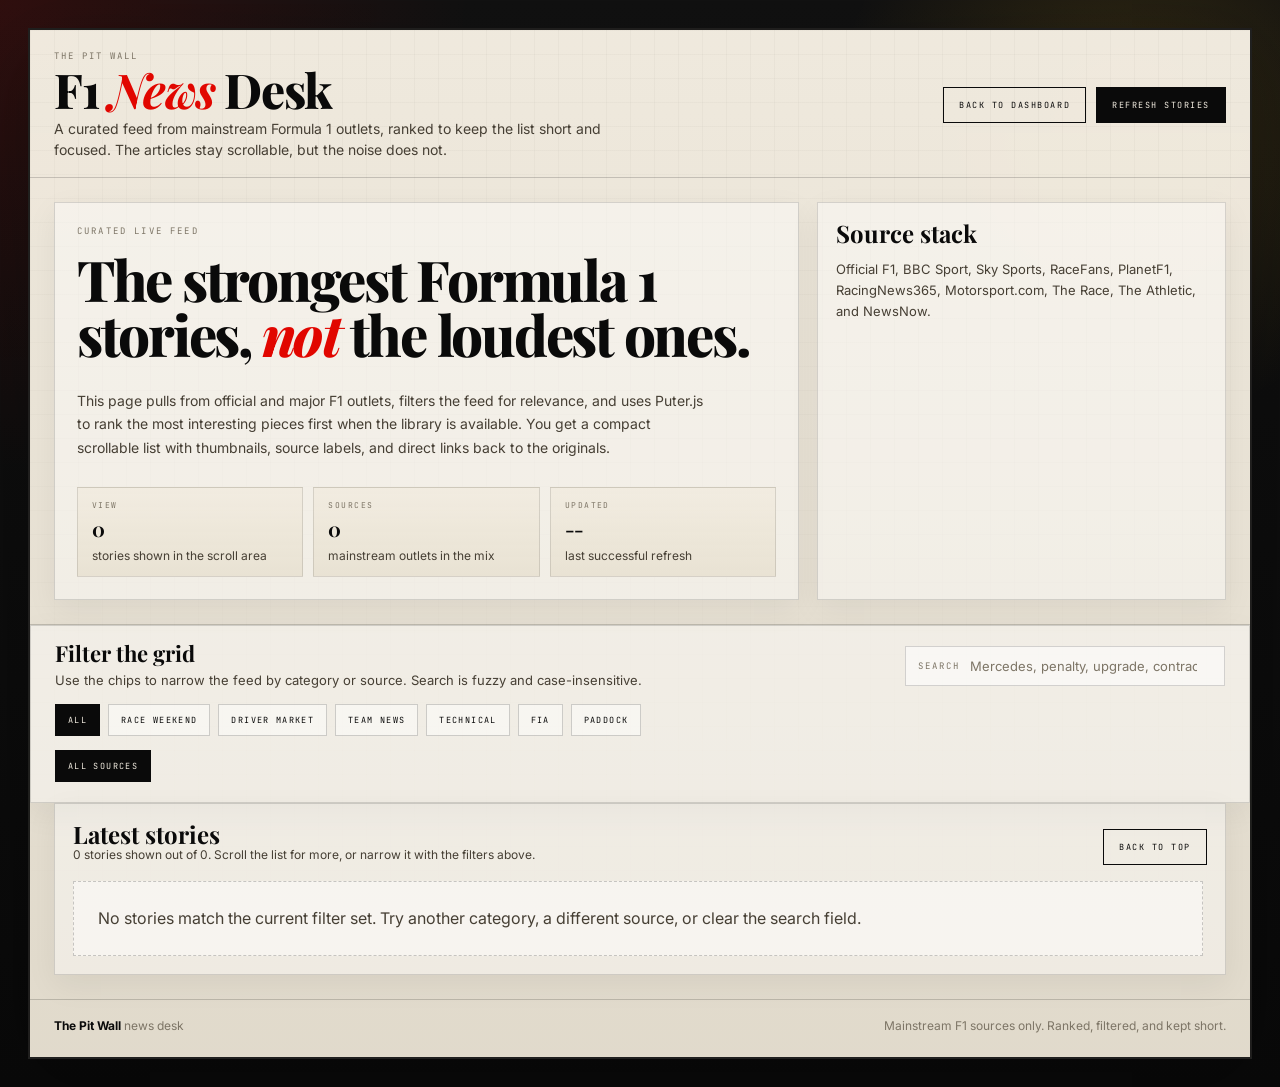
<file: news.html>
<!DOCTYPE html>
<html lang="en">
<head>
  <meta charset="UTF-8">
  <meta name="viewport" content="width=device-width, initial-scale=1.0">
  <title>The Pit Wall · F1 News Desk</title>
  <meta name="description" content="Browse the latest Formula 1 news with filters, thumbnails, and a ranked feed from mainstream outlets." />
  <meta name="theme-color" content="#0a0a0a" />
  <link rel="preconnect" href="https://fonts.googleapis.com">
  <link rel="preconnect" href="https://fonts.gstatic.com" crossorigin>
  <link href="https://fonts.googleapis.com/css2?family=Playfair+Display:ital,wght@0,400;0,500;0,700;0,800;1,400;1,700&family=Inter:wght@300;400;500;600;700&family=JetBrains+Mono:wght@300;400;500;600;700&display=swap" rel="stylesheet">
  <script>
    if (new URLSearchParams(window.location.search).get('embed') === '1') {
      document.documentElement.classList.add('embed-mode');
    }
  </script>
  <style>
    :root {
      --carbon: #0a0a0a;
      --carbon-2: #121212;
      --carbon-3: #1c1c1c;
      --paper: #f2ece0;
      --paper-2: #e8e1d2;
      --paper-3: #d8d0bf;
      --ink: #0a0a0a;
      --ink-2: #463f34;
      --ink-3: #7d7566;
      --racing: #e10600;
      --racing-hot: #ff2416;
      --rule: rgba(10,10,10,0.18);
      --shadow: 0 24px 80px rgba(0,0,0,0.28);
    }

    *, *::before, *::after { box-sizing: border-box; }
    html { scroll-behavior: smooth; }
    body {
      margin: 0;
      min-height: 100vh;
      background:
        radial-gradient(circle at top left, rgba(225, 6, 0, 0.15), transparent 28%),
        radial-gradient(circle at 88% 12%, rgba(212, 160, 23, 0.18), transparent 20%),
        linear-gradient(180deg, #111 0%, #090909 100%);
      color: var(--paper);
      font-family: 'Inter', sans-serif;
    }
    a { color: inherit; text-decoration: none; }
    button, input { font: inherit; }
    ::selection { background: rgba(225, 6, 0, 0.25); }

    .page {
      max-width: 1440px;
      margin: 0 auto;
      padding: 28px;
    }

    .embed-mode body {
      background: var(--paper);
      min-height: auto;
    }

    .embed-mode .page {
      max-width: none;
      padding: 0;
    }

    .embed-mode .shell {
      border: 0;
      box-shadow: none;
    }

    .embed-mode .topbar,
    .embed-mode .hero,
    .embed-mode .filters-panel,
    .embed-mode .footer {
      display: none;
    }

    .embed-mode .list-panel {
      margin: 0;
      border: 0;
      border-top: 1px solid var(--rule);
      border-radius: 0;
    }

    .shell {
      background: linear-gradient(180deg, rgba(242,236,224,0.99), rgba(232,225,210,0.97));
      color: var(--ink);
      border: 2px solid rgba(10,10,10,0.9);
      box-shadow: var(--shadow);
      overflow: hidden;
      position: relative;
    }

    .shell::before {
      content: '';
      position: absolute;
      inset: 0;
      pointer-events: none;
      background-image: linear-gradient(rgba(10,10,10,0.03) 1px, transparent 1px), linear-gradient(90deg, rgba(10,10,10,0.03) 1px, transparent 1px);
      background-size: 24px 24px;
      mask-image: linear-gradient(180deg, rgba(0,0,0,0.8), transparent 90%);
    }

    .topbar {
      display: flex;
      justify-content: space-between;
      align-items: center;
      gap: 16px;
      padding: 20px 24px 16px;
      border-bottom: 1px solid var(--rule);
      position: relative;
      z-index: 1;
    }

    .brand {
      display: flex;
      flex-direction: column;
      gap: 5px;
    }
    .brand-kicker {
      font-family: 'JetBrains Mono', monospace;
      font-size: 9px;
      letter-spacing: 0.22em;
      text-transform: uppercase;
      color: var(--ink-3);
    }
    .brand-title {
      font-family: 'Playfair Display', serif;
      font-size: clamp(28px, 4vw, 48px);
      line-height: 0.95;
      font-weight: 800;
      letter-spacing: -0.03em;
    }
    .brand-title em { color: var(--racing); font-style: italic; font-weight: 700; }
    .brand-sub {
      max-width: 66ch;
      color: var(--ink-2);
      line-height: 1.55;
      font-size: 14px;
    }

    .top-actions {
      display: flex;
      flex-wrap: wrap;
      gap: 10px;
      justify-content: flex-end;
    }

    .btn {
      display: inline-flex;
      align-items: center;
      justify-content: center;
      gap: 8px;
      padding: 11px 15px;
      border: 1px solid var(--ink);
      background: var(--ink);
      color: var(--paper);
      font-family: 'JetBrains Mono', monospace;
      font-size: 8.5px;
      letter-spacing: 0.18em;
      text-transform: uppercase;
      transition: transform 0.2s ease, background 0.2s ease, color 0.2s ease;
      cursor: pointer;
    }
    .btn:hover { transform: translateY(-1px); background: var(--paper); color: var(--ink); }
    .btn.ghost { background: transparent; color: var(--ink); }
    .btn.ghost:hover { background: var(--ink); color: var(--paper); }

    .hero {
      display: grid;
      grid-template-columns: minmax(0, 1.55fr) minmax(300px, 0.85fr);
      gap: 18px;
      padding: 24px;
      border-bottom: 1px solid var(--rule);
      position: relative;
      z-index: 1;
    }

    .hero-panel,
    .stats-panel,
    .filters-panel,
    .list-panel {
      background: rgba(255,255,255,0.42);
      border: 1px solid rgba(10,10,10,0.14);
      box-shadow: 0 10px 30px rgba(0,0,0,0.06);
    }

    .hero-panel {
      padding: 22px;
      display: grid;
      gap: 14px;
    }
    .eyebrow {
      font-family: 'JetBrains Mono', monospace;
      font-size: 9px;
      letter-spacing: 0.24em;
      text-transform: uppercase;
      color: var(--ink-3);
    }
    .hero-title {
      margin: 0;
      font-family: 'Playfair Display', serif;
      font-size: clamp(28px, 4.4vw, 58px);
      line-height: 0.98;
      font-weight: 800;
      letter-spacing: -0.04em;
    }
    .hero-title em { color: var(--racing); font-style: italic; }
    .hero-copy {
      max-width: 70ch;
      color: var(--ink-2);
      line-height: 1.65;
      font-size: 14px;
    }

    .hero-stats {
      display: grid;
      grid-template-columns: repeat(3, minmax(0, 1fr));
      gap: 10px;
    }
    .stat {
      padding: 12px 14px;
      border: 1px solid rgba(10,10,10,0.12);
      background: linear-gradient(180deg, rgba(242,236,224,0.95), rgba(232,225,210,0.92));
      min-height: 82px;
    }
    .stat-label {
      display: block;
      font-family: 'JetBrains Mono', monospace;
      font-size: 8px;
      letter-spacing: 0.18em;
      text-transform: uppercase;
      color: var(--ink-3);
      margin-bottom: 8px;
    }
    .stat-value {
      font-family: 'Playfair Display', serif;
      font-size: 20px;
      font-weight: 700;
      line-height: 1.05;
      letter-spacing: -0.02em;
    }
    .stat-note {
      margin-top: 8px;
      font-size: 12px;
      color: var(--ink-2);
      line-height: 1.45;
    }

    .stats-panel {
      padding: 18px;
      display: grid;
      gap: 14px;
      align-content: start;
    }
    .panel-title {
      font-family: 'Playfair Display', serif;
      font-size: 24px;
      font-weight: 700;
      line-height: 1;
      margin: 0;
    }
    .panel-text {
      font-size: 13px;
      line-height: 1.6;
      color: var(--ink-2);
      margin: 0;
    }
    .pulse-list {
      display: grid;
      gap: 8px;
      margin-top: 2px;
    }
    .pulse-item {
      display: flex;
      justify-content: space-between;
      gap: 12px;
      padding: 10px 12px;
      border: 1px solid rgba(10,10,10,0.12);
      background: rgba(255,255,255,0.42);
      font-size: 12px;
      color: var(--ink-2);
    }
    .pulse-item strong {
      font-family: 'JetBrains Mono', monospace;
      font-size: 8.5px;
      letter-spacing: 0.16em;
      text-transform: uppercase;
      color: var(--ink);
    }

    .filters-panel {
      padding: 16px 24px 20px;
      display: grid;
      gap: 14px;
      position: relative;
      z-index: 1;
    }
    .filters-top {
      display: flex;
      justify-content: space-between;
      gap: 14px;
      flex-wrap: wrap;
      align-items: center;
    }
    .filters-title {
      margin: 0;
      font-family: 'Playfair Display', serif;
      font-size: 22px;
      line-height: 1;
      font-weight: 700;
    }
    .filters-sub {
      margin: 6px 0 0;
      color: var(--ink-2);
      font-size: 13px;
      line-height: 1.55;
    }
    .search {
      min-width: min(100%, 320px);
      flex: 0 0 320px;
      display: flex;
      align-items: center;
      gap: 8px;
      padding: 10px 12px;
      border: 1px solid rgba(10,10,10,0.16);
      background: rgba(255,255,255,0.58);
    }
    .search input {
      width: 100%;
      border: 0;
      outline: 0;
      background: transparent;
      color: var(--ink);
      font-size: 13px;
    }
    .search input::placeholder { color: var(--ink-3); }

    .chips {
      display: flex;
      flex-wrap: wrap;
      gap: 8px;
    }
    .chip {
      border: 1px solid rgba(10,10,10,0.18);
      background: rgba(255,255,255,0.45);
      color: var(--ink);
      padding: 9px 12px;
      font-family: 'JetBrains Mono', monospace;
      font-size: 8.5px;
      letter-spacing: 0.16em;
      text-transform: uppercase;
      cursor: pointer;
      transition: transform 0.2s ease, background 0.2s ease, color 0.2s ease;
    }
    .chip:hover { transform: translateY(-1px); }
    .chip.active {
      background: var(--ink);
      color: var(--paper);
      border-color: var(--ink);
    }

    .list-panel {
      margin: 0 24px 24px;
      padding: 18px;
      position: relative;
      z-index: 1;
    }
    .list-top {
      display: flex;
      justify-content: space-between;
      gap: 16px;
      flex-wrap: wrap;
      align-items: end;
      margin-bottom: 16px;
    }
    .list-title {
      margin: 0;
      font-family: 'Playfair Display', serif;
      font-size: 24px;
      font-weight: 700;
      line-height: 1;
    }
    .list-meta {
      font-size: 12px;
      color: var(--ink-2);
      line-height: 1.55;
      max-width: 60ch;
    }
    .scroll-box {
      max-height: min(72vh, 860px);
      overflow-y: auto;
      padding-right: 4px;
    }
    .scroll-box::-webkit-scrollbar { width: 10px; }
    .scroll-box::-webkit-scrollbar-track { background: rgba(10,10,10,0.05); }
    .scroll-box::-webkit-scrollbar-thumb { background: rgba(10,10,10,0.24); border-radius: 999px; }

    .article-list {
      display: grid;
      gap: 14px;
    }
    .article-card {
      display: grid;
      grid-template-columns: 132px minmax(0, 1fr);
      gap: 16px;
      padding: 14px;
      background: rgba(255,255,255,0.52);
      border: 1px solid rgba(10,10,10,0.14);
      transition: transform 0.2s ease, border-color 0.2s ease, background 0.2s ease;
    }
    .article-card:hover {
      transform: translateY(-2px);
      border-color: rgba(10,10,10,0.26);
      background: rgba(255,255,255,0.76);
    }
    .thumb {
      position: relative;
      min-height: 92px;
      overflow: hidden;
      background: linear-gradient(135deg, rgba(225,6,0,0.25), rgba(10,10,10,0.75));
      border: 1px solid rgba(10,10,10,0.2);
    }
    .thumb img {
      width: 100%;
      height: 100%;
      object-fit: cover;
      display: block;
    }
    .thumb-fallback {
      width: 100%;
      height: 100%;
      display: grid;
      place-items: center;
      padding: 10px;
      text-align: center;
      color: var(--paper);
      font-family: 'JetBrains Mono', monospace;
      font-size: 10px;
      letter-spacing: 0.14em;
      text-transform: uppercase;
      line-height: 1.35;
      background:
        radial-gradient(circle at top right, rgba(255,255,255,0.18), transparent 30%),
        radial-gradient(circle at bottom left, rgba(212,160,23,0.22), transparent 28%),
        linear-gradient(135deg, rgba(225,6,0,0.3), rgba(10,10,10,0.88));
    }
    .thumb-fallback small {
      display: block;
      margin-top: 6px;
      color: rgba(242,236,224,0.78);
      font-size: 8px;
      letter-spacing: 0.2em;
    }

    .article-body {
      min-width: 0;
      display: grid;
      gap: 10px;
    }
    .article-meta {
      display: flex;
      justify-content: space-between;
      gap: 12px;
      align-items: center;
      flex-wrap: wrap;
    }
    .article-badges {
      display: flex;
      flex-wrap: wrap;
      gap: 8px;
      align-items: center;
    }
    .badge,
    .badge-soft {
      display: inline-flex;
      align-items: center;
      justify-content: center;
      gap: 6px;
      padding: 5px 8px;
      font-family: 'JetBrains Mono', monospace;
      font-size: 8px;
      letter-spacing: 0.16em;
      text-transform: uppercase;
    }
    .badge {
      background: var(--racing);
      color: #fff;
    }
    .badge-soft {
      background: rgba(10,10,10,0.07);
      color: var(--ink-2);
    }
    .article-title {
      margin: 0;
      font-family: 'Playfair Display', serif;
      font-size: 20px;
      line-height: 1.08;
      font-weight: 700;
      letter-spacing: -0.02em;
    }
    .article-summary {
      margin: 0;
      color: var(--ink-2);
      line-height: 1.68;
      font-size: 13px;
    }
    .article-footer {
      display: flex;
      justify-content: space-between;
      align-items: center;
      gap: 12px;
      flex-wrap: wrap;
    }
    .article-source {
      font-family: 'JetBrains Mono', monospace;
      font-size: 8.5px;
      letter-spacing: 0.16em;
      text-transform: uppercase;
      color: var(--ink-3);
    }
    .article-link {
      font-family: 'JetBrains Mono', monospace;
      font-size: 8.5px;
      letter-spacing: 0.14em;
      text-transform: uppercase;
      color: var(--racing);
      border-bottom: 1px dashed currentColor;
      padding-bottom: 1px;
    }
    .article-link:hover { color: var(--racing-hot); border-bottom-color: var(--racing-hot); }
    .empty {
      padding: 24px;
      border: 1px dashed rgba(10,10,10,0.2);
      background: rgba(255,255,255,0.45);
      color: var(--ink-2);
      line-height: 1.6;
    }
    .loading {
      display: grid;
      gap: 10px;
    }
    .loading-card {
      height: 122px;
      border: 1px solid rgba(10,10,10,0.12);
      background: linear-gradient(90deg, rgba(255,255,255,0.28), rgba(255,255,255,0.62), rgba(255,255,255,0.28));
      background-size: 220% 100%;
      animation: shimmer 1.4s ease infinite;
    }
    @keyframes shimmer {
      0% { background-position: 200% 0; }
      100% { background-position: -20% 0; }
    }

    .footer {
      display: flex;
      justify-content: space-between;
      gap: 14px;
      flex-wrap: wrap;
      align-items: center;
      padding: 18px 24px 24px;
      border-top: 1px solid var(--rule);
      color: var(--ink-3);
      font-size: 12px;
    }
    .footer strong { color: var(--ink); }

    @media (max-width: 1080px) {
      .hero { grid-template-columns: 1fr; }
      .hero-stats { grid-template-columns: repeat(3, minmax(0, 1fr)); }
    }
    @media (max-width: 760px) {
      .page { padding: 14px; }
      .topbar, .hero, .filters-panel, .list-panel, .footer { padding-left: 16px; padding-right: 16px; }
      .hero-stats { grid-template-columns: 1fr; }
      .search { flex: 1 1 100%; min-width: 0; }
      .article-card { grid-template-columns: 1fr; }
      .thumb { min-height: 164px; }
      .list-panel { margin: 0 16px 16px; }
    }
  </style>
</head>
<body>
  <main class="page" id="top">
    <section class="shell">
      <div class="topbar">
        <div class="brand">
          <div class="brand-kicker">The Pit Wall</div>
          <div class="brand-title">F1 <em>News</em> Desk</div>
          <div class="brand-sub">A curated feed from mainstream Formula 1 outlets, ranked to keep the list short and focused. The articles stay scrollable, but the noise does not.</div>
        </div>
        <div class="top-actions">
          <a class="btn ghost" href="index.html">Back to dashboard</a>
          <button class="btn" type="button" id="refreshBtn">Refresh stories</button>
        </div>
      </div>

      <section class="hero">
        <div class="hero-panel">
          <div class="eyebrow">Curated live feed</div>
          <h1 class="hero-title">The strongest Formula 1 stories, <em>not</em> the loudest ones.</h1>
          <p class="hero-copy">This page pulls from official and major F1 outlets, filters the feed for relevance, and uses Puter.js to rank the most interesting pieces first when the library is available. You get a compact scrollable list with thumbnails, source labels, and direct links back to the originals.</p>
          <div class="hero-stats">
            <div class="stat">
              <span class="stat-label">View</span>
              <div class="stat-value" id="statShown">0</div>
              <div class="stat-note">stories shown in the scroll area</div>
            </div>
            <div class="stat">
              <span class="stat-label">Sources</span>
              <div class="stat-value" id="statSources">0</div>
              <div class="stat-note">mainstream outlets in the mix</div>
            </div>
            <div class="stat">
              <span class="stat-label">Updated</span>
              <div class="stat-value" id="statUpdated">--</div>
              <div class="stat-note">last successful refresh</div>
            </div>
          </div>
        </div>

        <aside class="stats-panel">
          <h2 class="panel-title">Source stack</h2>
          <p class="panel-text">Official F1, BBC Sport, Sky Sports, RaceFans, PlanetF1, RacingNews365, Motorsport.com, The Race, The Athletic, and NewsNow.</p>
          <div class="pulse-list" id="sourceStack"></div>
        </aside>
      </section>

      <section class="filters-panel">
        <div class="filters-top">
          <div>
            <h2 class="filters-title">Filter the grid</h2>
            <p class="filters-sub">Use the chips to narrow the feed by category or source. Search is fuzzy and case-insensitive.</p>
          </div>
          <label class="search" aria-label="Search stories">
            <span class="brand-kicker">Search</span>
            <input id="searchInput" type="search" placeholder="Mercedes, penalty, upgrade, contract..." autocomplete="off">
          </label>
        </div>
        <div class="chips" id="categoryChips"></div>
        <div class="chips" id="sourceChips"></div>
      </section>

      <section class="list-panel">
        <div class="list-top">
          <div>
            <h2 class="list-title">Latest stories</h2>
            <div class="list-meta" id="listMeta">Loading the feed.</div>
          </div>
          <a class="btn ghost" href="#top">Back to top</a>
        </div>
        <div class="scroll-box">
          <div class="article-list" id="newsList">
            <div class="loading">
              <div class="loading-card"></div>
              <div class="loading-card"></div>
              <div class="loading-card"></div>
            </div>
          </div>
        </div>
      </section>

      <footer class="footer">
        <div><strong>The Pit Wall</strong> news desk</div>
        <div id="footerText">Mainstream F1 sources only. Ranked, filtered, and kept short.</div>
      </footer>
    </section>
  </main>

  <script src="https://js.puter.com/v2/"></script>
  <script>
    window.__NEWS_PROXY_URL__ = 'https://f1-news-worker.sar-brawlstars.workers.dev/?v=2';
  </script>
  <script>
    (function () {
      const PROXY_URL = window.__NEWS_PROXY_URL__ || 'https://f1-news-worker.sar-brawlstars.workers.dev/?v=2';
      const ARTICLE_LIMIT = 8;
      const NEWS_CACHE_KEY = 'pw-news-page-cache';
      const categoryChips = document.getElementById('categoryChips');
      const sourceChips = document.getElementById('sourceChips');
      const newsList = document.getElementById('newsList');
      const searchInput = document.getElementById('searchInput');
      const listMeta = document.getElementById('listMeta');
      const statShown = document.getElementById('statShown');
      const statSources = document.getElementById('statSources');
      const statUpdated = document.getElementById('statUpdated');
      const sourceStack = document.getElementById('sourceStack');
      const refreshBtn = document.getElementById('refreshBtn');

      const state = {
        articles: [],
        filtered: [],
        category: 'all',
        source: 'all',
        search: ''
      };

      const categoryOrder = ['all', 'Race Weekend', 'Driver Market', 'Team News', 'Technical', 'FIA', 'Paddock'];
      const categoryLabels = {
        all: 'All',
        'Race Weekend': 'Race Weekend',
        'Driver Market': 'Driver Market',
        'Team News': 'Team News',
        'Technical': 'Technical',
        'FIA': 'FIA',
        'Paddock': 'Paddock'
      };

      function escapeHtml(input) {
        return String(input ?? '')
          .replace(/&/g, '&amp;')
          .replace(/</g, '&lt;')
          .replace(/>/g, '&gt;')
          .replace(/"/g, '&quot;')
          .replace(/'/g, '&#39;');
      }

      function clampText(value, limit) {
        const text = String(value || '').trim();
        if (text.length <= limit) return text;
        return `${text.slice(0, limit - 1).trimEnd()}…`;
      }

      function normalizeArticle(raw, index) {
        const url = raw?.url || raw?.link || '#';
        const title = raw?.title || raw?.headline || '';
        const summary = raw?.summary || raw?.description || raw?.excerpt || '';
        const source = raw?.source || raw?.publisher || raw?.feedName || 'F1 News';
        const category = raw?.category || raw?.section || 'Paddock';
        const publishedAt = raw?.publishedAt || raw?.pubDate || raw?.date || '';
        const image = raw?.image || raw?.thumbnail || raw?.media || '';
        return {
          id: `${url}|${title}|${index}`,
          url,
          title: clampText(title, 120),
          summary: clampText(summary, 220),
          source,
          category,
          publishedAt,
          image,
          index
        };
      }

      function timeAgo(publishedAt) {
        if (!publishedAt) return 'Fresh';
        const published = new Date(publishedAt);
        if (Number.isNaN(published.getTime())) return 'Fresh';
        const minutes = Math.max(0, Math.round((Date.now() - published.getTime()) / 60000));
        if (minutes < 60) return `${minutes}m ago`;
        const hours = Math.round(minutes / 60);
        if (hours < 24) return `${hours}h ago`;
        const days = Math.round(hours / 24);
        return `${days}d ago`;
      }

      function hashColor(seed) {
        let hash = 0;
        for (let i = 0; i < seed.length; i += 1) hash = ((hash << 5) - hash + seed.charCodeAt(i)) | 0;
        const hue = Math.abs(hash) % 360;
        return `hsl(${hue} 72% 36%)`;
      }

      function categoryPriority(category) {
        switch ((category || '').toLowerCase()) {
          case 'race weekend': return 5;
          case 'driver market': return 4;
          case 'team news': return 4;
          case 'technical': return 4;
          case 'fia': return 3;
          case 'paddock': return 2;
          default: return 1;
        }
      }

      function sourcePriority(source) {
        const value = String(source || '').toLowerCase();
        if (value.includes('formula1.com')) return 6;
        if (value.includes('bbc')) return 5;
        if (value.includes('sky')) return 5;
        if (value.includes('racefans')) return 5;
        if (value.includes('planetf1')) return 4;
        if (value.includes('racingnews365')) return 4;
        if (value.includes('motorsport')) return 4;
        if (value.includes('the race')) return 4;
        if (value.includes('athletic')) return 3;
        if (value.includes('newsnow')) return 3;
        return 2;
      }

      function recencyScore(publishedAt) {
        const ts = Date.parse(publishedAt || '');
        if (!ts) return 0;
        const hours = Math.max(0, (Date.now() - ts) / 3600000);
        return Math.max(0, 12 - hours);
      }

      function heuristicRank(items) {
        return [...items].sort((a, b) => {
          const aScore = categoryPriority(a.category) + sourcePriority(a.source) + recencyScore(a.publishedAt);
          const bScore = categoryPriority(b.category) + sourcePriority(b.source) + recencyScore(b.publishedAt);
          if (bScore !== aScore) return bScore - aScore;
          return (Date.parse(b.publishedAt || '') || 0) - (Date.parse(a.publishedAt || '') || 0);
        });
      }

      function extractPuterText(result) {
        if (typeof result === 'string') return result;
        if (!result || typeof result !== 'object') return '';
        return result.text || result.content || result.message || result.response || '';
      }

      async function rankWithPuter(items) {
        if (!window.puter || !window.puter.ai || typeof window.puter.ai.chat !== 'function') return null;
        const compact = items.map((item) => ({
          title: item.title,
          source: item.source,
          category: item.category,
          summary: item.summary,
          publishedAt: item.publishedAt,
          url: item.url
        }));
        const prompt = [
          'Rank the following Formula 1 news stories from most relevant and interesting to least relevant.',
          'Return only a JSON array of URLs in the selected order. Keep at most 8 items.',
          'Prioritize official updates, race weekend implications, driver market moves, team developments, technical changes, FIA decisions, and strong mainstream reporting.',
          'Avoid duplicates, rumor-only pieces, and generic roundup articles.',
          JSON.stringify(compact, null, 2)
        ].join('\n\n');

        try {
          const result = await window.puter.ai.chat(prompt);
          const text = extractPuterText(result);
          const match = text.match(/\[[\s\S]*\]/);
          if (!match) return null;
          const parsed = JSON.parse(match[0]);
          if (!Array.isArray(parsed)) return null;
          return parsed.map(String).filter(Boolean);
        } catch (error) {
          return null;
        }
      }

      function scoreByUrlOrder(items, orderedUrls) {
        if (!Array.isArray(orderedUrls) || !orderedUrls.length) return heuristicRank(items);
        const lookup = new Map(orderedUrls.map((url, index) => [url, index]));
        const ranked = [...items].sort((a, b) => {
          const aRank = lookup.has(a.url) ? lookup.get(a.url) : Number.MAX_SAFE_INTEGER;
          const bRank = lookup.has(b.url) ? lookup.get(b.url) : Number.MAX_SAFE_INTEGER;
          if (aRank !== bRank) return aRank - bRank;
          return heuristicRank([a, b])[0] === a ? -1 : 1;
        });
        const seen = new Set();
        return ranked.filter((item) => {
          if (seen.has(item.url)) return false;
          seen.add(item.url);
          return true;
        });
      }

      function getFilteredArticles() {
        const term = state.search.trim().toLowerCase();
        return state.articles.filter((item) => {
          const categoryMatch = state.category === 'all' || item.category === state.category;
          const sourceMatch = state.source === 'all' || item.source === state.source;
          const text = `${item.title} ${item.summary} ${item.source} ${item.category}`.toLowerCase();
          const searchMatch = !term || text.includes(term);
          return categoryMatch && sourceMatch && searchMatch;
        });
      }

      function buildChip(label, value, active, onClick) {
        const button = document.createElement('button');
        button.type = 'button';
        button.className = `chip${active ? ' active' : ''}`;
        button.textContent = label;
        button.addEventListener('click', onClick);
        button.dataset.value = value;
        return button;
      }

      function renderControls() {
        categoryChips.innerHTML = '';
        categoryOrder.forEach((category) => {
          const label = categoryLabels[category] || category;
          categoryChips.appendChild(buildChip(label, category, state.category === category, () => {
            state.category = category;
            renderControls();
            renderList();
          }));
        });

        sourceChips.innerHTML = '';
        const sources = [...new Set(state.articles.map((article) => article.source))].sort((a, b) => a.localeCompare(b));
        sourceChips.appendChild(buildChip('All sources', 'all', state.source === 'all', () => {
          state.source = 'all';
          renderControls();
          renderList();
        }));
        sources.forEach((source) => {
          sourceChips.appendChild(buildChip(source, source, state.source === source, () => {
            state.source = source;
            renderControls();
            renderList();
          }));
        });

        const topSources = sources.slice(0, 5);
        sourceStack.innerHTML = topSources.map((source) => `<div class="pulse-item"><strong>Source</strong><span>${escapeHtml(source)}</span></div>`).join('');
        statSources.textContent = String(sources.length);
      }

      function thumbMarkup(item) {
        if (item.image) {
          return `<div class="thumb"><img src="${escapeHtml(item.image)}" alt="${escapeHtml(item.title)}"></div>`;
        }
        const accent = hashColor(item.source || item.category || item.title);
        const initials = (item.source || item.category || 'F1').split(/\s+/).slice(0, 2).map((part) => part[0] || '').join('').toUpperCase();
        return `<div class="thumb" style="background:${accent}"><div class="thumb-fallback">${escapeHtml(initials || 'F1')}<small>${escapeHtml(item.category || 'Paddock')}</small></div></div>`;
      }

      function cardMarkup(item) {
        const age = timeAgo(item.publishedAt);
        const badges = [`<span class="badge">${escapeHtml(item.category || 'Paddock')}</span>`, `<span class="badge-soft">${escapeHtml(age)}</span>`];
        return `
          <article class="article-card" data-url="${escapeHtml(item.url)}" role="link" tabindex="0">
            ${thumbMarkup(item)}
            <div class="article-body">
              <div class="article-meta">
                <div class="article-badges">${badges.join('')}</div>
                <div class="article-source">${escapeHtml(item.source || 'F1 News')}</div>
              </div>
              <h3 class="article-title">${escapeHtml(item.title)}</h3>
              <p class="article-summary">${escapeHtml(item.summary)}</p>
              <div class="article-footer">
                <a class="article-link" href="${escapeHtml(item.url)}" target="_blank" rel="noopener noreferrer">Read original</a>
                <span class="article-source">${escapeHtml(item.publishedAt ? new Date(item.publishedAt).toLocaleString([], { month: 'short', day: 'numeric', hour: 'numeric', minute: '2-digit' }) : 'Fresh')}</span>
              </div>
            </div>
          </article>`;
      }

      function renderList() {
        const filtered = getFilteredArticles();
        state.filtered = filtered;
        statShown.textContent = String(filtered.length);
        statUpdated.textContent = filtered.length ? timeAgo(filtered[0].publishedAt) : '--';
        listMeta.textContent = `${filtered.length} ${filtered.length === 1 ? 'story' : 'stories'} shown out of ${state.articles.length}. Scroll the list for more, or narrow it with the filters above.`;

        if (!filtered.length) {
          newsList.innerHTML = `<div class="empty">No stories match the current filter set. Try another category, a different source, or clear the search field.</div>`;
          return;
        }

        newsList.innerHTML = filtered.slice(0, ARTICLE_LIMIT).map(cardMarkup).join('');

        newsList.querySelectorAll('.article-card').forEach((card) => {
          const openArticle = () => {
            const url = card.dataset.url;
            if (url) window.open(url, '_blank', 'noopener,noreferrer');
          };
          card.addEventListener('click', (event) => {
            if (event.target.closest('a')) return;
            openArticle();
          });
          card.addEventListener('keydown', (event) => {
            if (event.key === 'Enter' || event.key === ' ') {
              event.preventDefault();
              openArticle();
            }
          });
        });
      }

      function readCache() {
        try {
          const raw = localStorage.getItem(NEWS_CACHE_KEY);
          if (!raw) return null;
          const parsed = JSON.parse(raw);
          return Array.isArray(parsed?.articles) ? parsed.articles : null;
        } catch (error) {
          return null;
        }
      }

      function writeCache(articles) {
        try {
          localStorage.setItem(NEWS_CACHE_KEY, JSON.stringify({ storedAt: new Date().toISOString(), articles }));
        } catch (error) {
          // Ignore storage failures.
        }
      }

      async function fetchArticles(force = false) {
        refreshBtn.disabled = true;
        refreshBtn.textContent = 'Refreshing...';
        try {
          const response = await fetch(PROXY_URL, { cache: force ? 'no-store' : 'default' });
          if (!response.ok) throw new Error(`News proxy returned ${response.status}`);
          const payload = await response.json();
          const normalized = (payload.articles || []).map(normalizeArticle).filter((item) => item.title && item.url);
          const immediate = heuristicRank(normalized).slice(0, ARTICLE_LIMIT);
          state.articles = immediate;
          renderControls();
          renderList();
          writeCache(immediate);

          const rankedUrls = await Promise.race([
            rankWithPuter(normalized),
            new Promise((resolve) => setTimeout(() => resolve(null), 4000))
          ]);

          if (Array.isArray(rankedUrls) && rankedUrls.length) {
            const ranked = scoreByUrlOrder(normalized, rankedUrls).slice(0, ARTICLE_LIMIT);
            state.articles = ranked;
            renderControls();
            renderList();
            writeCache(ranked);
          }
        } catch (error) {
          const cached = readCache();
          if (cached && cached.length) {
            state.articles = cached.map(normalizeArticle);
          } else {
            state.articles = [];
          }
        } finally {
          renderControls();
          renderList();
          refreshBtn.disabled = false;
          refreshBtn.textContent = 'Refresh stories';
        }
      }

      searchInput.addEventListener('input', () => {
        state.search = searchInput.value;
        renderList();
      });
      refreshBtn.addEventListener('click', () => fetchArticles(true));

      document.addEventListener('visibilitychange', () => {
        if (document.visibilityState === 'visible') fetchArticles();
      });

      const cached = readCache();
      if (cached && cached.length) {
        state.articles = cached.map(normalizeArticle);
        renderControls();
        renderList();
      }

      fetchArticles();
    })();
  </script>
</body>
</html>
</file>
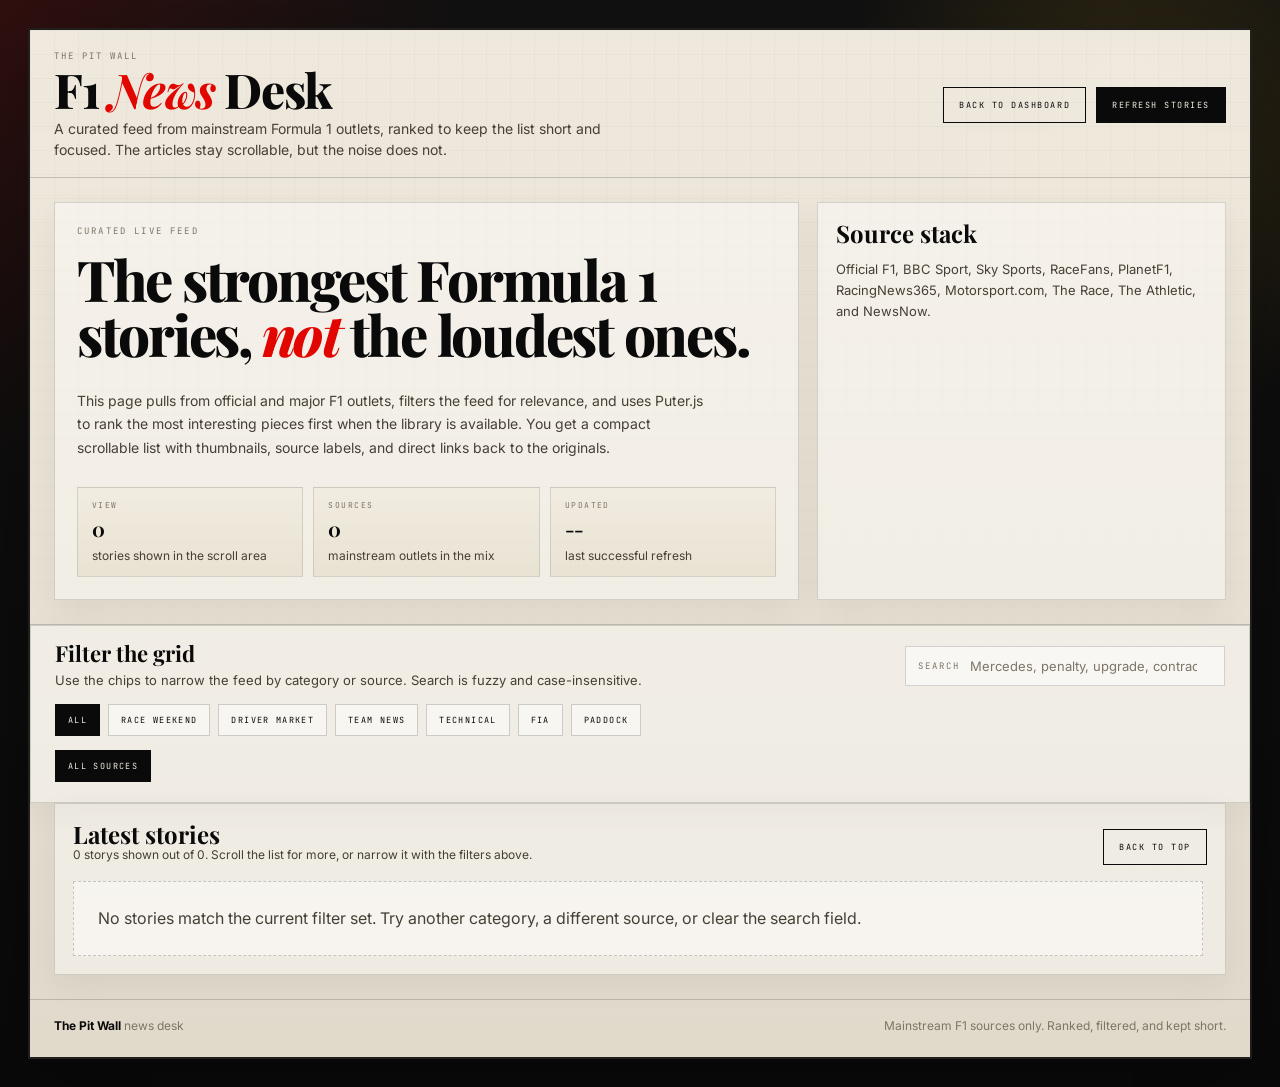
<file: old-version/old/news.html>
<!DOCTYPE html>
<html lang="en">
<head>
  <meta charset="UTF-8">
  <meta name="viewport" content="width=device-width, initial-scale=1.0">
  <title>The Pit Wall · F1 News Desk</title>
  <meta name="description" content="Browse the latest Formula 1 news with filters, thumbnails, and a ranked feed from mainstream outlets." />
  <meta name="theme-color" content="#0a0a0a" />
  <link rel="preconnect" href="https://fonts.googleapis.com">
  <link rel="preconnect" href="https://fonts.gstatic.com" crossorigin>
  <link href="https://fonts.googleapis.com/css2?family=Playfair+Display:ital,wght@0,400;0,500;0,700;0,800;1,400;1,700&family=Inter:wght@300;400;500;600;700&family=JetBrains+Mono:wght@300;400;500;600;700&display=swap" rel="stylesheet">
  <style>
    :root {
      --carbon: #0a0a0a;
      --carbon-2: #121212;
      --carbon-3: #1c1c1c;
      --paper: #f2ece0;
      --paper-2: #e8e1d2;
      --paper-3: #d8d0bf;
      --ink: #0a0a0a;
      --ink-2: #463f34;
      --ink-3: #7d7566;
      --racing: #e10600;
      --racing-hot: #ff2416;
      --rule: rgba(10,10,10,0.18);
      --shadow: 0 24px 80px rgba(0,0,0,0.28);
    }

    *, *::before, *::after { box-sizing: border-box; }
    html { scroll-behavior: smooth; }
    body {
      margin: 0;
      min-height: 100vh;
      background:
        radial-gradient(circle at top left, rgba(225, 6, 0, 0.15), transparent 28%),
        radial-gradient(circle at 88% 12%, rgba(212, 160, 23, 0.18), transparent 20%),
        linear-gradient(180deg, #111 0%, #090909 100%);
      color: var(--paper);
      font-family: 'Inter', sans-serif;
    }
    a { color: inherit; text-decoration: none; }
    button, input { font: inherit; }
    ::selection { background: rgba(225, 6, 0, 0.25); }

    .page {
      max-width: 1440px;
      margin: 0 auto;
      padding: 28px;
    }

    .shell {
      background: linear-gradient(180deg, rgba(242,236,224,0.99), rgba(232,225,210,0.97));
      color: var(--ink);
      border: 2px solid rgba(10,10,10,0.9);
      box-shadow: var(--shadow);
      overflow: hidden;
      position: relative;
    }

    .shell::before {
      content: '';
      position: absolute;
      inset: 0;
      pointer-events: none;
      background-image: linear-gradient(rgba(10,10,10,0.03) 1px, transparent 1px), linear-gradient(90deg, rgba(10,10,10,0.03) 1px, transparent 1px);
      background-size: 24px 24px;
      mask-image: linear-gradient(180deg, rgba(0,0,0,0.8), transparent 90%);
    }

    .topbar {
      display: flex;
      justify-content: space-between;
      align-items: center;
      gap: 16px;
      padding: 20px 24px 16px;
      border-bottom: 1px solid var(--rule);
      position: relative;
      z-index: 1;
    }

    .brand {
      display: flex;
      flex-direction: column;
      gap: 5px;
    }
    .brand-kicker {
      font-family: 'JetBrains Mono', monospace;
      font-size: 9px;
      letter-spacing: 0.22em;
      text-transform: uppercase;
      color: var(--ink-3);
    }
    .brand-title {
      font-family: 'Playfair Display', serif;
      font-size: clamp(28px, 4vw, 48px);
      line-height: 0.95;
      font-weight: 800;
      letter-spacing: -0.03em;
    }
    .brand-title em { color: var(--racing); font-style: italic; font-weight: 700; }
    .brand-sub {
      max-width: 66ch;
      color: var(--ink-2);
      line-height: 1.55;
      font-size: 14px;
    }

    .top-actions {
      display: flex;
      flex-wrap: wrap;
      gap: 10px;
      justify-content: flex-end;
    }

    .btn {
      display: inline-flex;
      align-items: center;
      justify-content: center;
      gap: 8px;
      padding: 11px 15px;
      border: 1px solid var(--ink);
      background: var(--ink);
      color: var(--paper);
      font-family: 'JetBrains Mono', monospace;
      font-size: 8.5px;
      letter-spacing: 0.18em;
      text-transform: uppercase;
      transition: transform 0.2s ease, background 0.2s ease, color 0.2s ease;
      cursor: pointer;
    }
    .btn:hover { transform: translateY(-1px); background: var(--paper); color: var(--ink); }
    .btn.ghost { background: transparent; color: var(--ink); }
    .btn.ghost:hover { background: var(--ink); color: var(--paper); }

    .hero {
      display: grid;
      grid-template-columns: minmax(0, 1.55fr) minmax(300px, 0.85fr);
      gap: 18px;
      padding: 24px;
      border-bottom: 1px solid var(--rule);
      position: relative;
      z-index: 1;
    }

    .hero-panel,
    .stats-panel,
    .filters-panel,
    .list-panel {
      background: rgba(255,255,255,0.42);
      border: 1px solid rgba(10,10,10,0.14);
      box-shadow: 0 10px 30px rgba(0,0,0,0.06);
    }

    .hero-panel {
      padding: 22px;
      display: grid;
      gap: 14px;
    }
    .eyebrow {
      font-family: 'JetBrains Mono', monospace;
      font-size: 9px;
      letter-spacing: 0.24em;
      text-transform: uppercase;
      color: var(--ink-3);
    }
    .hero-title {
      margin: 0;
      font-family: 'Playfair Display', serif;
      font-size: clamp(28px, 4.4vw, 58px);
      line-height: 0.98;
      font-weight: 800;
      letter-spacing: -0.04em;
    }
    .hero-title em { color: var(--racing); font-style: italic; }
    .hero-copy {
      max-width: 70ch;
      color: var(--ink-2);
      line-height: 1.65;
      font-size: 14px;
    }

    .hero-stats {
      display: grid;
      grid-template-columns: repeat(3, minmax(0, 1fr));
      gap: 10px;
    }
    .stat {
      padding: 12px 14px;
      border: 1px solid rgba(10,10,10,0.12);
      background: linear-gradient(180deg, rgba(242,236,224,0.95), rgba(232,225,210,0.92));
      min-height: 82px;
    }
    .stat-label {
      display: block;
      font-family: 'JetBrains Mono', monospace;
      font-size: 8px;
      letter-spacing: 0.18em;
      text-transform: uppercase;
      color: var(--ink-3);
      margin-bottom: 8px;
    }
    .stat-value {
      font-family: 'Playfair Display', serif;
      font-size: 20px;
      font-weight: 700;
      line-height: 1.05;
      letter-spacing: -0.02em;
    }
    .stat-note {
      margin-top: 8px;
      font-size: 12px;
      color: var(--ink-2);
      line-height: 1.45;
    }

    .stats-panel {
      padding: 18px;
      display: grid;
      gap: 14px;
      align-content: start;
    }
    .panel-title {
      font-family: 'Playfair Display', serif;
      font-size: 24px;
      font-weight: 700;
      line-height: 1;
      margin: 0;
    }
    .panel-text {
      font-size: 13px;
      line-height: 1.6;
      color: var(--ink-2);
      margin: 0;
    }
    .pulse-list {
      display: grid;
      gap: 8px;
      margin-top: 2px;
    }
    .pulse-item {
      display: flex;
      justify-content: space-between;
      gap: 12px;
      padding: 10px 12px;
      border: 1px solid rgba(10,10,10,0.12);
      background: rgba(255,255,255,0.42);
      font-size: 12px;
      color: var(--ink-2);
    }
    .pulse-item strong {
      font-family: 'JetBrains Mono', monospace;
      font-size: 8.5px;
      letter-spacing: 0.16em;
      text-transform: uppercase;
      color: var(--ink);
    }

    .filters-panel {
      padding: 16px 24px 20px;
      display: grid;
      gap: 14px;
      position: relative;
      z-index: 1;
    }
    .filters-top {
      display: flex;
      justify-content: space-between;
      gap: 14px;
      flex-wrap: wrap;
      align-items: center;
    }
    .filters-title {
      margin: 0;
      font-family: 'Playfair Display', serif;
      font-size: 22px;
      line-height: 1;
      font-weight: 700;
    }
    .filters-sub {
      margin: 6px 0 0;
      color: var(--ink-2);
      font-size: 13px;
      line-height: 1.55;
    }
    .search {
      min-width: min(100%, 320px);
      flex: 0 0 320px;
      display: flex;
      align-items: center;
      gap: 8px;
      padding: 10px 12px;
      border: 1px solid rgba(10,10,10,0.16);
      background: rgba(255,255,255,0.58);
    }
    .search input {
      width: 100%;
      border: 0;
      outline: 0;
      background: transparent;
      color: var(--ink);
      font-size: 13px;
    }
    .search input::placeholder { color: var(--ink-3); }

    .chips {
      display: flex;
      flex-wrap: wrap;
      gap: 8px;
    }
    .chip {
      border: 1px solid rgba(10,10,10,0.18);
      background: rgba(255,255,255,0.45);
      color: var(--ink);
      padding: 9px 12px;
      font-family: 'JetBrains Mono', monospace;
      font-size: 8.5px;
      letter-spacing: 0.16em;
      text-transform: uppercase;
      cursor: pointer;
      transition: transform 0.2s ease, background 0.2s ease, color 0.2s ease;
    }
    .chip:hover { transform: translateY(-1px); }
    .chip.active {
      background: var(--ink);
      color: var(--paper);
      border-color: var(--ink);
    }

    .list-panel {
      margin: 0 24px 24px;
      padding: 18px;
      position: relative;
      z-index: 1;
    }
    .list-top {
      display: flex;
      justify-content: space-between;
      gap: 16px;
      flex-wrap: wrap;
      align-items: end;
      margin-bottom: 16px;
    }
    .list-title {
      margin: 0;
      font-family: 'Playfair Display', serif;
      font-size: 24px;
      font-weight: 700;
      line-height: 1;
    }
    .list-meta {
      font-size: 12px;
      color: var(--ink-2);
      line-height: 1.55;
      max-width: 60ch;
    }
    .scroll-box {
      max-height: min(72vh, 860px);
      overflow-y: auto;
      padding-right: 4px;
    }
    .scroll-box::-webkit-scrollbar { width: 10px; }
    .scroll-box::-webkit-scrollbar-track { background: rgba(10,10,10,0.05); }
    .scroll-box::-webkit-scrollbar-thumb { background: rgba(10,10,10,0.24); border-radius: 999px; }

    .article-list {
      display: grid;
      gap: 14px;
    }
    .article-card {
      display: grid;
      grid-template-columns: 132px minmax(0, 1fr);
      gap: 16px;
      padding: 14px;
      background: rgba(255,255,255,0.52);
      border: 1px solid rgba(10,10,10,0.14);
      transition: transform 0.2s ease, border-color 0.2s ease, background 0.2s ease;
    }
    .article-card:hover {
      transform: translateY(-2px);
      border-color: rgba(10,10,10,0.26);
      background: rgba(255,255,255,0.76);
    }
    .thumb {
      position: relative;
      min-height: 92px;
      overflow: hidden;
      background: linear-gradient(135deg, rgba(225,6,0,0.25), rgba(10,10,10,0.75));
      border: 1px solid rgba(10,10,10,0.2);
    }
    .thumb img {
      width: 100%;
      height: 100%;
      object-fit: cover;
      display: block;
    }
    .thumb-fallback {
      width: 100%;
      height: 100%;
      display: grid;
      place-items: center;
      padding: 10px;
      text-align: center;
      color: var(--paper);
      font-family: 'JetBrains Mono', monospace;
      font-size: 10px;
      letter-spacing: 0.14em;
      text-transform: uppercase;
      line-height: 1.35;
      background:
        radial-gradient(circle at top right, rgba(255,255,255,0.18), transparent 30%),
        radial-gradient(circle at bottom left, rgba(212,160,23,0.22), transparent 28%),
        linear-gradient(135deg, rgba(225,6,0,0.3), rgba(10,10,10,0.88));
    }
    .thumb-fallback small {
      display: block;
      margin-top: 6px;
      color: rgba(242,236,224,0.78);
      font-size: 8px;
      letter-spacing: 0.2em;
    }

    .article-body {
      min-width: 0;
      display: grid;
      gap: 10px;
    }
    .article-meta {
      display: flex;
      justify-content: space-between;
      gap: 12px;
      align-items: center;
      flex-wrap: wrap;
    }
    .article-badges {
      display: flex;
      flex-wrap: wrap;
      gap: 8px;
      align-items: center;
    }
    .badge,
    .badge-soft {
      display: inline-flex;
      align-items: center;
      justify-content: center;
      gap: 6px;
      padding: 5px 8px;
      font-family: 'JetBrains Mono', monospace;
      font-size: 8px;
      letter-spacing: 0.16em;
      text-transform: uppercase;
    }
    .badge {
      background: var(--racing);
      color: #fff;
    }
    .badge-soft {
      background: rgba(10,10,10,0.07);
      color: var(--ink-2);
    }
    .article-title {
      margin: 0;
      font-family: 'Playfair Display', serif;
      font-size: 20px;
      line-height: 1.08;
      font-weight: 700;
      letter-spacing: -0.02em;
    }
    .article-summary {
      margin: 0;
      color: var(--ink-2);
      line-height: 1.68;
      font-size: 13px;
    }
    .article-footer {
      display: flex;
      justify-content: space-between;
      align-items: center;
      gap: 12px;
      flex-wrap: wrap;
    }
    .article-source {
      font-family: 'JetBrains Mono', monospace;
      font-size: 8.5px;
      letter-spacing: 0.16em;
      text-transform: uppercase;
      color: var(--ink-3);
    }
    .article-link {
      font-family: 'JetBrains Mono', monospace;
      font-size: 8.5px;
      letter-spacing: 0.14em;
      text-transform: uppercase;
      color: var(--racing);
      border-bottom: 1px dashed currentColor;
      padding-bottom: 1px;
    }
    .article-link:hover { color: var(--racing-hot); border-bottom-color: var(--racing-hot); }
    .empty {
      padding: 24px;
      border: 1px dashed rgba(10,10,10,0.2);
      background: rgba(255,255,255,0.45);
      color: var(--ink-2);
      line-height: 1.6;
    }
    .loading {
      display: grid;
      gap: 10px;
    }
    .loading-card {
      height: 122px;
      border: 1px solid rgba(10,10,10,0.12);
      background: linear-gradient(90deg, rgba(255,255,255,0.28), rgba(255,255,255,0.62), rgba(255,255,255,0.28));
      background-size: 220% 100%;
      animation: shimmer 1.4s ease infinite;
    }
    @keyframes shimmer {
      0% { background-position: 200% 0; }
      100% { background-position: -20% 0; }
    }

    .footer {
      display: flex;
      justify-content: space-between;
      gap: 14px;
      flex-wrap: wrap;
      align-items: center;
      padding: 18px 24px 24px;
      border-top: 1px solid var(--rule);
      color: var(--ink-3);
      font-size: 12px;
    }
    .footer strong { color: var(--ink); }

    @media (max-width: 1080px) {
      .hero { grid-template-columns: 1fr; }
      .hero-stats { grid-template-columns: repeat(3, minmax(0, 1fr)); }
    }
    @media (max-width: 760px) {
      .page { padding: 14px; }
      .topbar, .hero, .filters-panel, .list-panel, .footer { padding-left: 16px; padding-right: 16px; }
      .hero-stats { grid-template-columns: 1fr; }
      .search { flex: 1 1 100%; min-width: 0; }
      .article-card { grid-template-columns: 1fr; }
      .thumb { min-height: 164px; }
      .list-panel { margin: 0 16px 16px; }
    }
  </style>
</head>
<body>
  <main class="page" id="top">
    <section class="shell">
      <div class="topbar">
        <div class="brand">
          <div class="brand-kicker">The Pit Wall</div>
          <div class="brand-title">F1 <em>News</em> Desk</div>
          <div class="brand-sub">A curated feed from mainstream Formula 1 outlets, ranked to keep the list short and focused. The articles stay scrollable, but the noise does not.</div>
        </div>
        <div class="top-actions">
          <a class="btn ghost" href="index.html">Back to dashboard</a>
          <button class="btn" type="button" id="refreshBtn">Refresh stories</button>
        </div>
      </div>

      <section class="hero">
        <div class="hero-panel">
          <div class="eyebrow">Curated live feed</div>
          <h1 class="hero-title">The strongest Formula 1 stories, <em>not</em> the loudest ones.</h1>
          <p class="hero-copy">This page pulls from official and major F1 outlets, filters the feed for relevance, and uses Puter.js to rank the most interesting pieces first when the library is available. You get a compact scrollable list with thumbnails, source labels, and direct links back to the originals.</p>
          <div class="hero-stats">
            <div class="stat">
              <span class="stat-label">View</span>
              <div class="stat-value" id="statShown">0</div>
              <div class="stat-note">stories shown in the scroll area</div>
            </div>
            <div class="stat">
              <span class="stat-label">Sources</span>
              <div class="stat-value" id="statSources">0</div>
              <div class="stat-note">mainstream outlets in the mix</div>
            </div>
            <div class="stat">
              <span class="stat-label">Updated</span>
              <div class="stat-value" id="statUpdated">--</div>
              <div class="stat-note">last successful refresh</div>
            </div>
          </div>
        </div>

        <aside class="stats-panel">
          <h2 class="panel-title">Source stack</h2>
          <p class="panel-text">Official F1, BBC Sport, Sky Sports, RaceFans, PlanetF1, RacingNews365, Motorsport.com, The Race, The Athletic, and NewsNow.</p>
          <div class="pulse-list" id="sourceStack"></div>
        </aside>
      </section>

      <section class="filters-panel">
        <div class="filters-top">
          <div>
            <h2 class="filters-title">Filter the grid</h2>
            <p class="filters-sub">Use the chips to narrow the feed by category or source. Search is fuzzy and case-insensitive.</p>
          </div>
          <label class="search" aria-label="Search stories">
            <span class="brand-kicker">Search</span>
            <input id="searchInput" type="search" placeholder="Mercedes, penalty, upgrade, contract..." autocomplete="off">
          </label>
        </div>
        <div class="chips" id="categoryChips"></div>
        <div class="chips" id="sourceChips"></div>
      </section>

      <section class="list-panel">
        <div class="list-top">
          <div>
            <h2 class="list-title">Latest stories</h2>
            <div class="list-meta" id="listMeta">Loading the feed.</div>
          </div>
          <a class="btn ghost" href="#top">Back to top</a>
        </div>
        <div class="scroll-box">
          <div class="article-list" id="newsList">
            <div class="loading">
              <div class="loading-card"></div>
              <div class="loading-card"></div>
              <div class="loading-card"></div>
            </div>
          </div>
        </div>
      </section>

      <footer class="footer">
        <div><strong>The Pit Wall</strong> news desk</div>
        <div id="footerText">Mainstream F1 sources only. Ranked, filtered, and kept short.</div>
      </footer>
    </section>
  </main>

  <script src="https://js.puter.com/v2/"></script>
  <script>
    window.__NEWS_PROXY_URL__ = 'https://f1-news-worker.sar-brawlstars.workers.dev/?v=2';
  </script>
  <script>
    (function () {
      const PROXY_URL = window.__NEWS_PROXY_URL__ || 'https://f1-news-worker.sar-brawlstars.workers.dev/?v=2';
      const ARTICLE_LIMIT = 8;
      const NEWS_CACHE_KEY = 'pw-news-page-cache';
      const categoryChips = document.getElementById('categoryChips');
      const sourceChips = document.getElementById('sourceChips');
      const newsList = document.getElementById('newsList');
      const searchInput = document.getElementById('searchInput');
      const listMeta = document.getElementById('listMeta');
      const statShown = document.getElementById('statShown');
      const statSources = document.getElementById('statSources');
      const statUpdated = document.getElementById('statUpdated');
      const sourceStack = document.getElementById('sourceStack');
      const refreshBtn = document.getElementById('refreshBtn');

      const state = {
        articles: [],
        filtered: [],
        category: 'all',
        source: 'all',
        search: ''
      };

      const categoryOrder = ['all', 'Race Weekend', 'Driver Market', 'Team News', 'Technical', 'FIA', 'Paddock'];
      const categoryLabels = {
        all: 'All',
        'Race Weekend': 'Race Weekend',
        'Driver Market': 'Driver Market',
        'Team News': 'Team News',
        'Technical': 'Technical',
        'FIA': 'FIA',
        'Paddock': 'Paddock'
      };

      function escapeHtml(input) {
        return String(input ?? '')
          .replace(/&/g, '&amp;')
          .replace(/</g, '&lt;')
          .replace(/>/g, '&gt;')
          .replace(/"/g, '&quot;')
          .replace(/'/g, '&#39;');
      }

      function clampText(value, limit) {
        const text = String(value || '').trim();
        if (text.length <= limit) return text;
        return `${text.slice(0, limit - 1).trimEnd()}…`;
      }

      function normalizeArticle(raw, index) {
        const url = raw?.url || raw?.link || '#';
        const title = raw?.title || raw?.headline || '';
        const summary = raw?.summary || raw?.description || raw?.excerpt || '';
        const source = raw?.source || raw?.publisher || raw?.feedName || 'F1 News';
        const category = raw?.category || raw?.section || 'Paddock';
        const publishedAt = raw?.publishedAt || raw?.pubDate || raw?.date || '';
        const image = raw?.image || raw?.thumbnail || raw?.media || '';
        return {
          id: `${url}|${title}|${index}`,
          url,
          title: clampText(title, 120),
          summary: clampText(summary, 220),
          source,
          category,
          publishedAt,
          image,
          index
        };
      }

      function timeAgo(publishedAt) {
        if (!publishedAt) return 'Fresh';
        const published = new Date(publishedAt);
        if (Number.isNaN(published.getTime())) return 'Fresh';
        const minutes = Math.max(0, Math.round((Date.now() - published.getTime()) / 60000));
        if (minutes < 60) return `${minutes}m ago`;
        const hours = Math.round(minutes / 60);
        if (hours < 24) return `${hours}h ago`;
        const days = Math.round(hours / 24);
        return `${days}d ago`;
      }

      function hashColor(seed) {
        let hash = 0;
        for (let i = 0; i < seed.length; i += 1) hash = ((hash << 5) - hash + seed.charCodeAt(i)) | 0;
        const hue = Math.abs(hash) % 360;
        return `hsl(${hue} 72% 36%)`;
      }

      function categoryPriority(category) {
        switch ((category || '').toLowerCase()) {
          case 'race weekend': return 5;
          case 'driver market': return 4;
          case 'team news': return 4;
          case 'technical': return 4;
          case 'fia': return 3;
          case 'paddock': return 2;
          default: return 1;
        }
      }

      function sourcePriority(source) {
        const value = String(source || '').toLowerCase();
        if (value.includes('formula1.com')) return 6;
        if (value.includes('bbc')) return 5;
        if (value.includes('sky')) return 5;
        if (value.includes('racefans')) return 5;
        if (value.includes('planetf1')) return 4;
        if (value.includes('racingnews365')) return 4;
        if (value.includes('motorsport')) return 4;
        if (value.includes('the race')) return 4;
        if (value.includes('athletic')) return 3;
        if (value.includes('newsnow')) return 3;
        return 2;
      }

      function recencyScore(publishedAt) {
        const ts = Date.parse(publishedAt || '');
        if (!ts) return 0;
        const hours = Math.max(0, (Date.now() - ts) / 3600000);
        return Math.max(0, 12 - hours);
      }

      function heuristicRank(items) {
        return [...items].sort((a, b) => {
          const aScore = categoryPriority(a.category) + sourcePriority(a.source) + recencyScore(a.publishedAt);
          const bScore = categoryPriority(b.category) + sourcePriority(b.source) + recencyScore(b.publishedAt);
          if (bScore !== aScore) return bScore - aScore;
          return (Date.parse(b.publishedAt || '') || 0) - (Date.parse(a.publishedAt || '') || 0);
        });
      }

      function extractPuterText(result) {
        if (typeof result === 'string') return result;
        if (!result || typeof result !== 'object') return '';
        return result.text || result.content || result.message || result.response || '';
      }

      async function rankWithPuter(items) {
        if (!window.puter || !window.puter.ai || typeof window.puter.ai.chat !== 'function') return null;
        const compact = items.map((item) => ({
          title: item.title,
          source: item.source,
          category: item.category,
          summary: item.summary,
          publishedAt: item.publishedAt,
          url: item.url
        }));
        const prompt = [
          'Rank the following Formula 1 news stories from most relevant and interesting to least relevant.',
          'Return only a JSON array of URLs in the selected order. Keep at most 8 items.',
          'Prioritize official updates, race weekend implications, driver market moves, team developments, technical changes, FIA decisions, and strong mainstream reporting.',
          'Avoid duplicates, rumor-only pieces, and generic roundup articles.',
          JSON.stringify(compact, null, 2)
        ].join('\n\n');

        try {
          const result = await window.puter.ai.chat(prompt);
          const text = extractPuterText(result);
          const match = text.match(/\[[\s\S]*\]/);
          if (!match) return null;
          const parsed = JSON.parse(match[0]);
          if (!Array.isArray(parsed)) return null;
          return parsed.map(String).filter(Boolean);
        } catch (error) {
          return null;
        }
      }

      function scoreByUrlOrder(items, orderedUrls) {
        if (!Array.isArray(orderedUrls) || !orderedUrls.length) return heuristicRank(items);
        const lookup = new Map(orderedUrls.map((url, index) => [url, index]));
        const ranked = [...items].sort((a, b) => {
          const aRank = lookup.has(a.url) ? lookup.get(a.url) : Number.MAX_SAFE_INTEGER;
          const bRank = lookup.has(b.url) ? lookup.get(b.url) : Number.MAX_SAFE_INTEGER;
          if (aRank !== bRank) return aRank - bRank;
          return heuristicRank([a, b])[0] === a ? -1 : 1;
        });
        const seen = new Set();
        return ranked.filter((item) => {
          if (seen.has(item.url)) return false;
          seen.add(item.url);
          return true;
        });
      }

      function getFilteredArticles() {
        const term = state.search.trim().toLowerCase();
        return state.articles.filter((item) => {
          const categoryMatch = state.category === 'all' || item.category === state.category;
          const sourceMatch = state.source === 'all' || item.source === state.source;
          const text = `${item.title} ${item.summary} ${item.source} ${item.category}`.toLowerCase();
          const searchMatch = !term || text.includes(term);
          return categoryMatch && sourceMatch && searchMatch;
        });
      }

      function buildChip(label, value, active, onClick) {
        const button = document.createElement('button');
        button.type = 'button';
        button.className = `chip${active ? ' active' : ''}`;
        button.textContent = label;
        button.addEventListener('click', onClick);
        button.dataset.value = value;
        return button;
      }

      function renderControls() {
        categoryChips.innerHTML = '';
        categoryOrder.forEach((category) => {
          const label = categoryLabels[category] || category;
          categoryChips.appendChild(buildChip(label, category, state.category === category, () => {
            state.category = category;
            renderControls();
            renderList();
          }));
        });

        sourceChips.innerHTML = '';
        const sources = [...new Set(state.articles.map((article) => article.source))].sort((a, b) => a.localeCompare(b));
        sourceChips.appendChild(buildChip('All sources', 'all', state.source === 'all', () => {
          state.source = 'all';
          renderControls();
          renderList();
        }));
        sources.forEach((source) => {
          sourceChips.appendChild(buildChip(source, source, state.source === source, () => {
            state.source = source;
            renderControls();
            renderList();
          }));
        });

        const topSources = sources.slice(0, 5);
        sourceStack.innerHTML = topSources.map((source) => `<div class="pulse-item"><strong>Source</strong><span>${escapeHtml(source)}</span></div>`).join('');
        statSources.textContent = String(sources.length);
      }

      function thumbMarkup(item) {
        if (item.image) {
          return `<div class="thumb"><img src="${escapeHtml(item.image)}" alt="${escapeHtml(item.title)}"></div>`;
        }
        const accent = hashColor(item.source || item.category || item.title);
        const initials = (item.source || item.category || 'F1').split(/\s+/).slice(0, 2).map((part) => part[0] || '').join('').toUpperCase();
        return `<div class="thumb" style="background:${accent}"><div class="thumb-fallback">${escapeHtml(initials || 'F1')}<small>${escapeHtml(item.category || 'Paddock')}</small></div></div>`;
      }

      function cardMarkup(item) {
        const age = timeAgo(item.publishedAt);
        const badges = [`<span class="badge">${escapeHtml(item.category || 'Paddock')}</span>`, `<span class="badge-soft">${escapeHtml(age)}</span>`];
        return `
          <article class="article-card">
            ${thumbMarkup(item)}
            <div class="article-body">
              <div class="article-meta">
                <div class="article-badges">${badges.join('')}</div>
                <div class="article-source">${escapeHtml(item.source || 'F1 News')}</div>
              </div>
              <h3 class="article-title">${escapeHtml(item.title)}</h3>
              <p class="article-summary">${escapeHtml(item.summary)}</p>
              <div class="article-footer">
                <a class="article-link" href="${escapeHtml(item.url)}" target="_blank" rel="noopener noreferrer">Read original</a>
                <span class="article-source">${escapeHtml(item.publishedAt ? new Date(item.publishedAt).toLocaleString([], { month: 'short', day: 'numeric', hour: 'numeric', minute: '2-digit' }) : 'Fresh')}</span>
              </div>
            </div>
          </article>`;
      }

      function renderList() {
        const filtered = getFilteredArticles();
        state.filtered = filtered;
        statShown.textContent = String(filtered.length);
        statUpdated.textContent = filtered.length ? timeAgo(filtered[0].publishedAt) : '--';
        listMeta.textContent = `${filtered.length} story${filtered.length === 1 ? '' : 's'} shown out of ${state.articles.length}. Scroll the list for more, or narrow it with the filters above.`;

        if (!filtered.length) {
          newsList.innerHTML = `<div class="empty">No stories match the current filter set. Try another category, a different source, or clear the search field.</div>`;
          return;
        }

        newsList.innerHTML = filtered.slice(0, ARTICLE_LIMIT).map(cardMarkup).join('');
      }

      function readCache() {
        try {
          const raw = localStorage.getItem(NEWS_CACHE_KEY);
          if (!raw) return null;
          const parsed = JSON.parse(raw);
          return Array.isArray(parsed?.articles) ? parsed.articles : null;
        } catch (error) {
          return null;
        }
      }

      function writeCache(articles) {
        try {
          localStorage.setItem(NEWS_CACHE_KEY, JSON.stringify({ storedAt: new Date().toISOString(), articles }));
        } catch (error) {
          // Ignore storage failures.
        }
      }

      async function fetchArticles(force = false) {
        refreshBtn.disabled = true;
        refreshBtn.textContent = 'Refreshing...';
        try {
          const response = await fetch(PROXY_URL, { cache: force ? 'no-store' : 'default' });
          if (!response.ok) throw new Error(`News proxy returned ${response.status}`);
          const payload = await response.json();
          const normalized = (payload.articles || []).map(normalizeArticle).filter((item) => item.title && item.url);
          const immediate = heuristicRank(normalized).slice(0, ARTICLE_LIMIT);
          state.articles = immediate;
          renderControls();
          renderList();
          writeCache(immediate);

          const rankedUrls = await Promise.race([
            rankWithPuter(normalized),
            new Promise((resolve) => setTimeout(() => resolve(null), 4000))
          ]);

          if (Array.isArray(rankedUrls) && rankedUrls.length) {
            const ranked = scoreByUrlOrder(normalized, rankedUrls).slice(0, ARTICLE_LIMIT);
            state.articles = ranked;
            renderControls();
            renderList();
            writeCache(ranked);
          }
        } catch (error) {
          const cached = readCache();
          if (cached && cached.length) {
            state.articles = cached.map(normalizeArticle);
          } else {
            state.articles = [];
          }
        } finally {
          renderControls();
          renderList();
          refreshBtn.disabled = false;
          refreshBtn.textContent = 'Refresh stories';
        }
      }

      searchInput.addEventListener('input', () => {
        state.search = searchInput.value;
        renderList();
      });
      refreshBtn.addEventListener('click', () => fetchArticles(true));

      document.addEventListener('visibilitychange', () => {
        if (document.visibilityState === 'visible') fetchArticles();
      });

      const cached = readCache();
      if (cached && cached.length) {
        state.articles = cached.map(normalizeArticle);
        renderControls();
        renderList();
      }

      fetchArticles();
    })();
  </script>
</body>
</html>
</file>
